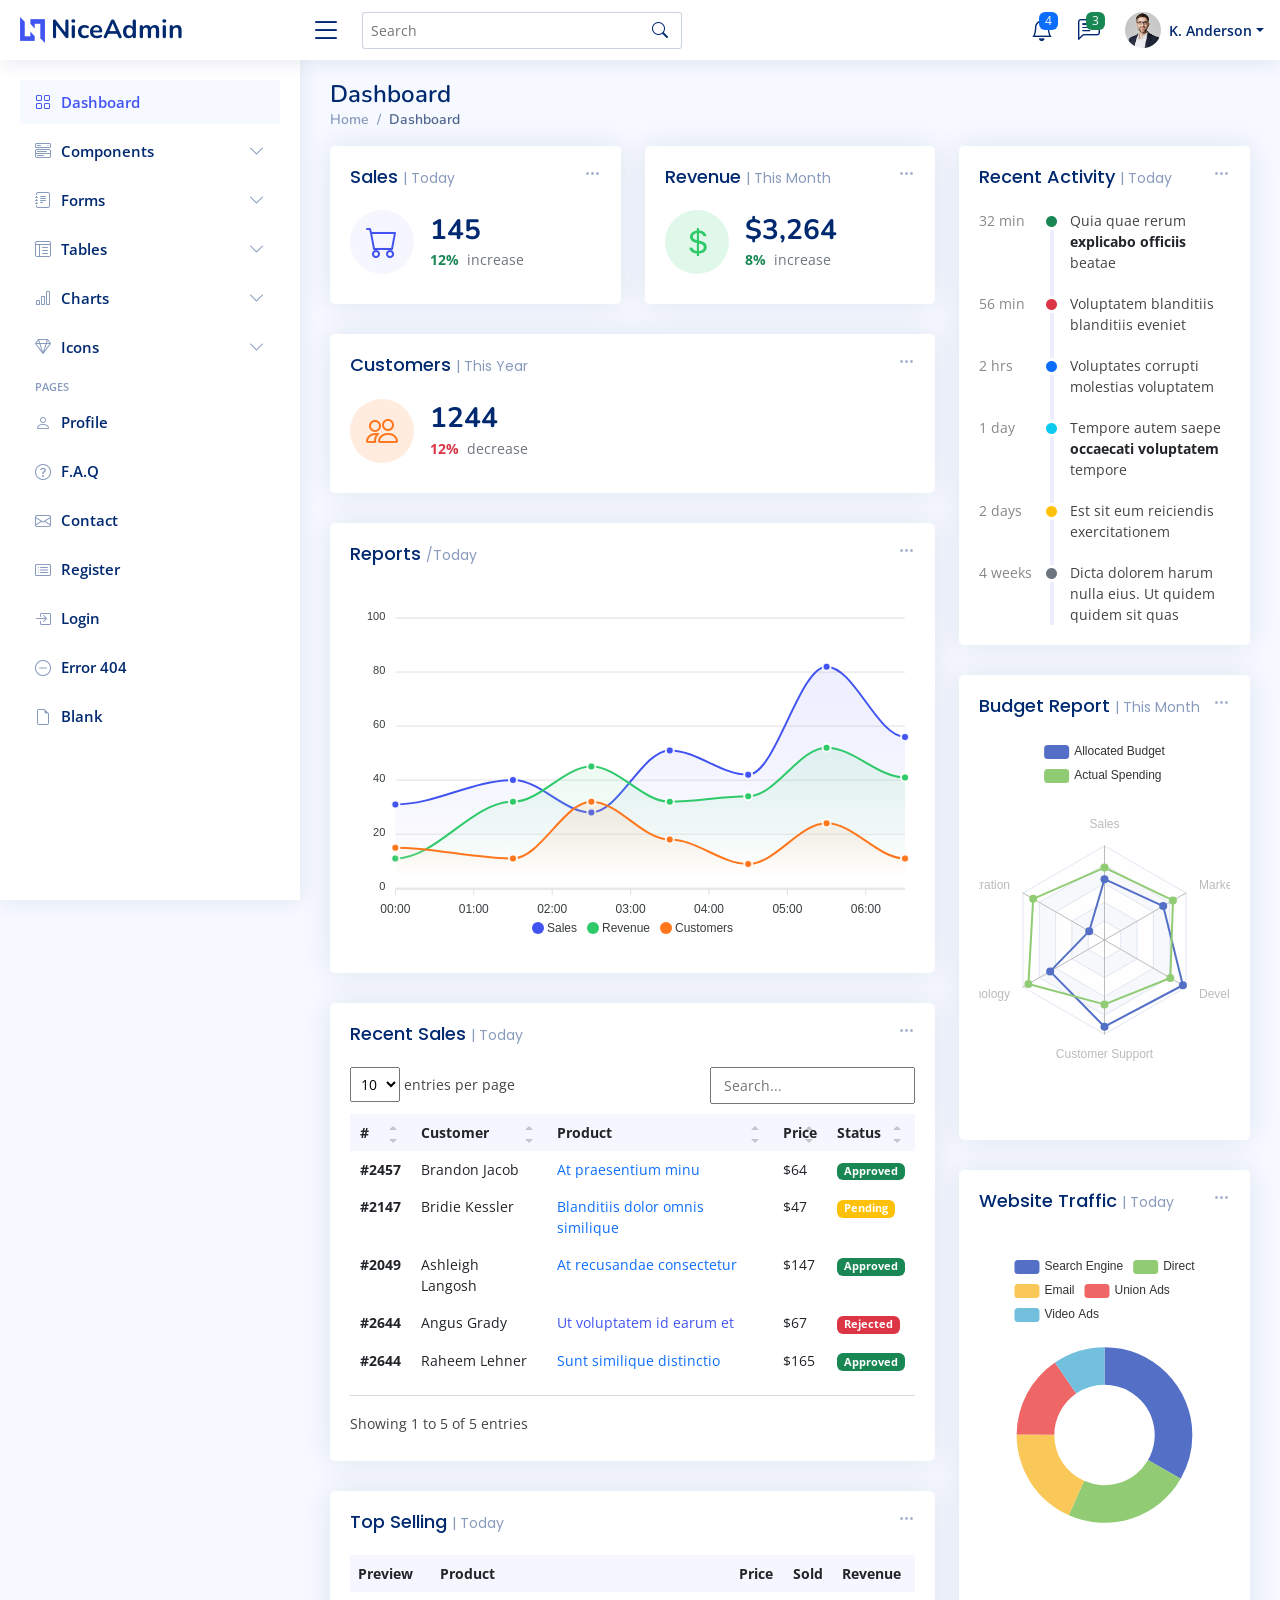
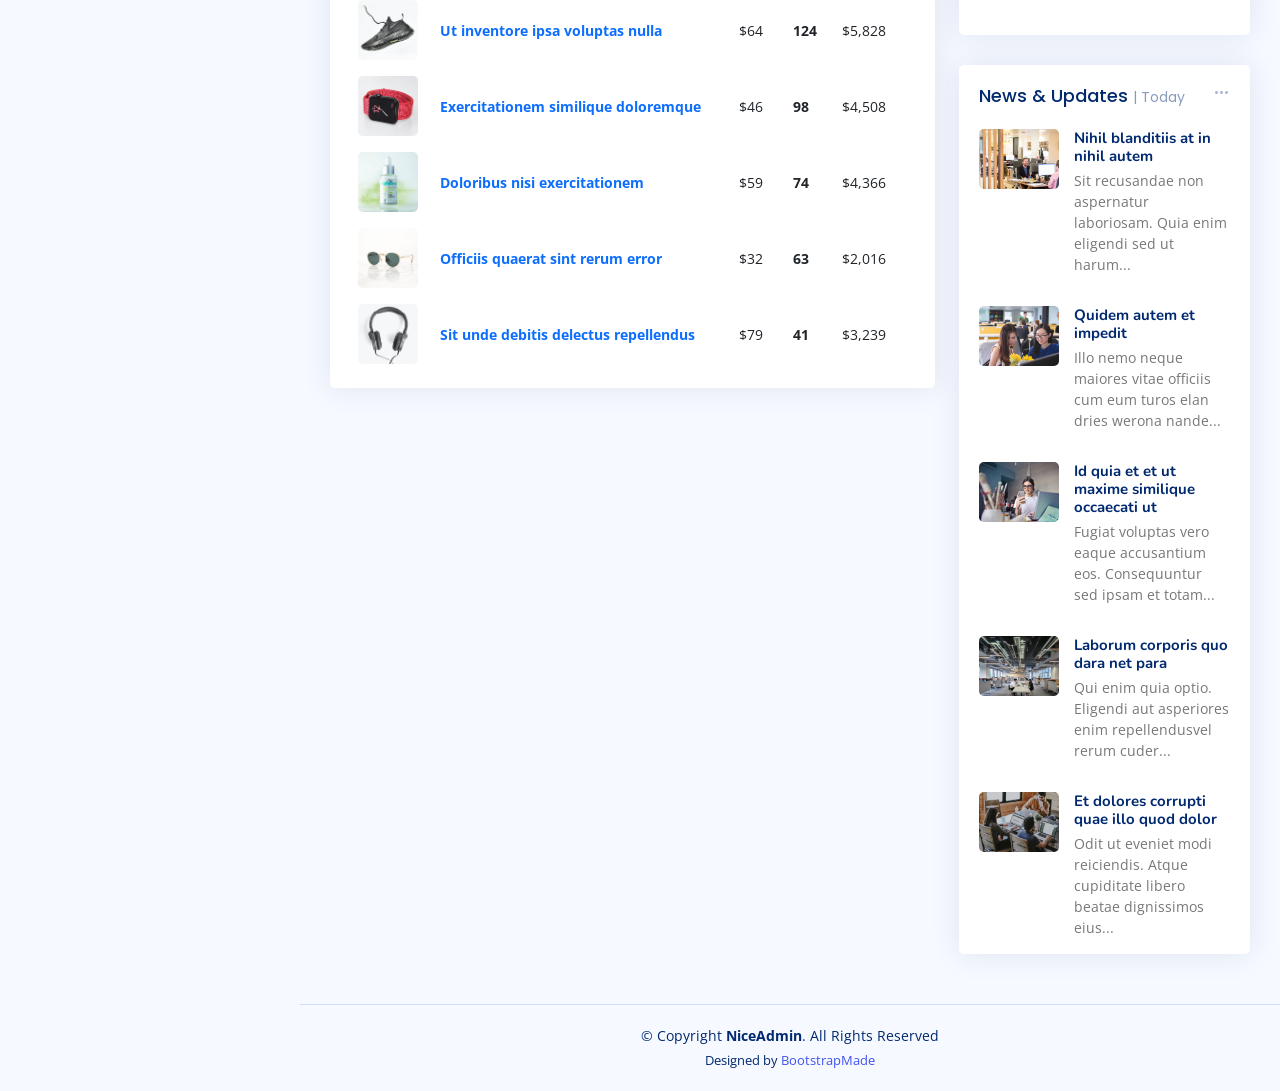
<file: assets/admin/index.html>
<!DOCTYPE html>
<html lang="en">

<head>
  <meta charset="utf-8">
  <meta content="width=device-width, initial-scale=1.0" name="viewport">

  <title>Dashboard - NiceAdmin Bootstrap Template</title>
  <meta content="" name="description">
  <meta content="" name="keywords">

  <!-- Favicons -->
  <link href="assets/img/favicon.png" rel="icon">
  <link href="assets/img/apple-touch-icon.png" rel="apple-touch-icon">

  <!-- Google Fonts -->
  <link href="https://fonts.gstatic.com" rel="preconnect">
  <link href="https://fonts.googleapis.com/css?family=Open+Sans:300,300i,400,400i,600,600i,700,700i|Nunito:300,300i,400,400i,600,600i,700,700i|Poppins:300,300i,400,400i,500,500i,600,600i,700,700i" rel="stylesheet">

  <!-- Vendor CSS Files -->
  <link href="assets/vendor/bootstrap/css/bootstrap.min.css" rel="stylesheet">
  <link href="assets/vendor/bootstrap-icons/bootstrap-icons.css" rel="stylesheet">
  <link href="assets/vendor/boxicons/css/boxicons.min.css" rel="stylesheet">
  <link href="assets/vendor/quill/quill.snow.css" rel="stylesheet">
  <link href="assets/vendor/quill/quill.bubble.css" rel="stylesheet">
  <link href="assets/vendor/remixicon/remixicon.css" rel="stylesheet">
  <link href="assets/vendor/simple-datatables/style.css" rel="stylesheet">

  <!-- Template Main CSS File -->
  <link href="assets/css/style.css" rel="stylesheet">

  <!-- =======================================================
  * Template Name: NiceAdmin - v2.5.0
  * Template URL: https://bootstrapmade.com/nice-admin-bootstrap-admin-html-template/
  * Author: BootstrapMade.com
  * License: https://bootstrapmade.com/license/
  ======================================================== -->
</head>

<body>

  <!-- ======= Header ======= -->
  <header id="header" class="header fixed-top d-flex align-items-center">

    <div class="d-flex align-items-center justify-content-between">
      <a href="index.html" class="logo d-flex align-items-center">
        <img src="assets/img/logo.png" alt="">
        <span class="d-none d-lg-block">NiceAdmin</span>
      </a>
      <i class="bi bi-list toggle-sidebar-btn"></i>
    </div><!-- End Logo -->

    <div class="search-bar">
      <form class="search-form d-flex align-items-center" method="POST" action="#">
        <input type="text" name="query" placeholder="Search" title="Enter search keyword">
        <button type="submit" title="Search"><i class="bi bi-search"></i></button>
      </form>
    </div><!-- End Search Bar -->

    <nav class="header-nav ms-auto">
      <ul class="d-flex align-items-center">

        <li class="nav-item d-block d-lg-none">
          <a class="nav-link nav-icon search-bar-toggle " href="#">
            <i class="bi bi-search"></i>
          </a>
        </li><!-- End Search Icon-->

        <li class="nav-item dropdown">

          <a class="nav-link nav-icon" href="#" data-bs-toggle="dropdown">
            <i class="bi bi-bell"></i>
            <span class="badge bg-primary badge-number">4</span>
          </a><!-- End Notification Icon -->

          <ul class="dropdown-menu dropdown-menu-end dropdown-menu-arrow notifications">
            <li class="dropdown-header">
              You have 4 new notifications
              <a href="#"><span class="badge rounded-pill bg-primary p-2 ms-2">View all</span></a>
            </li>
            <li>
              <hr class="dropdown-divider">
            </li>

            <li class="notification-item">
              <i class="bi bi-exclamation-circle text-warning"></i>
              <div>
                <h4>Lorem Ipsum</h4>
                <p>Quae dolorem earum veritatis oditseno</p>
                <p>30 min. ago</p>
              </div>
            </li>

            <li>
              <hr class="dropdown-divider">
            </li>

            <li class="notification-item">
              <i class="bi bi-x-circle text-danger"></i>
              <div>
                <h4>Atque rerum nesciunt</h4>
                <p>Quae dolorem earum veritatis oditseno</p>
                <p>1 hr. ago</p>
              </div>
            </li>

            <li>
              <hr class="dropdown-divider">
            </li>

            <li class="notification-item">
              <i class="bi bi-check-circle text-success"></i>
              <div>
                <h4>Sit rerum fuga</h4>
                <p>Quae dolorem earum veritatis oditseno</p>
                <p>2 hrs. ago</p>
              </div>
            </li>

            <li>
              <hr class="dropdown-divider">
            </li>

            <li class="notification-item">
              <i class="bi bi-info-circle text-primary"></i>
              <div>
                <h4>Dicta reprehenderit</h4>
                <p>Quae dolorem earum veritatis oditseno</p>
                <p>4 hrs. ago</p>
              </div>
            </li>

            <li>
              <hr class="dropdown-divider">
            </li>
            <li class="dropdown-footer">
              <a href="#">Show all notifications</a>
            </li>

          </ul><!-- End Notification Dropdown Items -->

        </li><!-- End Notification Nav -->

        <li class="nav-item dropdown">

          <a class="nav-link nav-icon" href="#" data-bs-toggle="dropdown">
            <i class="bi bi-chat-left-text"></i>
            <span class="badge bg-success badge-number">3</span>
          </a><!-- End Messages Icon -->

          <ul class="dropdown-menu dropdown-menu-end dropdown-menu-arrow messages">
            <li class="dropdown-header">
              You have 3 new messages
              <a href="#"><span class="badge rounded-pill bg-primary p-2 ms-2">View all</span></a>
            </li>
            <li>
              <hr class="dropdown-divider">
            </li>

            <li class="message-item">
              <a href="#">
                <img src="assets/img/messages-1.jpg" alt="" class="rounded-circle">
                <div>
                  <h4>Maria Hudson</h4>
                  <p>Velit asperiores et ducimus soluta repudiandae labore officia est ut...</p>
                  <p>4 hrs. ago</p>
                </div>
              </a>
            </li>
            <li>
              <hr class="dropdown-divider">
            </li>

            <li class="message-item">
              <a href="#">
                <img src="assets/img/messages-2.jpg" alt="" class="rounded-circle">
                <div>
                  <h4>Anna Nelson</h4>
                  <p>Velit asperiores et ducimus soluta repudiandae labore officia est ut...</p>
                  <p>6 hrs. ago</p>
                </div>
              </a>
            </li>
            <li>
              <hr class="dropdown-divider">
            </li>

            <li class="message-item">
              <a href="#">
                <img src="assets/img/messages-3.jpg" alt="" class="rounded-circle">
                <div>
                  <h4>David Muldon</h4>
                  <p>Velit asperiores et ducimus soluta repudiandae labore officia est ut...</p>
                  <p>8 hrs. ago</p>
                </div>
              </a>
            </li>
            <li>
              <hr class="dropdown-divider">
            </li>

            <li class="dropdown-footer">
              <a href="#">Show all messages</a>
            </li>

          </ul><!-- End Messages Dropdown Items -->

        </li><!-- End Messages Nav -->

        <li class="nav-item dropdown pe-3">

          <a class="nav-link nav-profile d-flex align-items-center pe-0" href="#" data-bs-toggle="dropdown">
            <img src="assets/img/profile-img.jpg" alt="Profile" class="rounded-circle">
            <span class="d-none d-md-block dropdown-toggle ps-2">K. Anderson</span>
          </a><!-- End Profile Iamge Icon -->

          <ul class="dropdown-menu dropdown-menu-end dropdown-menu-arrow profile">
            <li class="dropdown-header">
              <h6>Kevin Anderson</h6>
              <span>Web Designer</span>
            </li>
            <li>
              <hr class="dropdown-divider">
            </li>

            <li>
              <a class="dropdown-item d-flex align-items-center" href="users-profile.html">
                <i class="bi bi-person"></i>
                <span>My Profile</span>
              </a>
            </li>
            <li>
              <hr class="dropdown-divider">
            </li>

            <li>
              <a class="dropdown-item d-flex align-items-center" href="users-profile.html">
                <i class="bi bi-gear"></i>
                <span>Account Settings</span>
              </a>
            </li>
            <li>
              <hr class="dropdown-divider">
            </li>

            <li>
              <a class="dropdown-item d-flex align-items-center" href="pages-faq.html">
                <i class="bi bi-question-circle"></i>
                <span>Need Help?</span>
              </a>
            </li>
            <li>
              <hr class="dropdown-divider">
            </li>

            <li>
              <a class="dropdown-item d-flex align-items-center" href="#">
                <i class="bi bi-box-arrow-right"></i>
                <span>Sign Out</span>
              </a>
            </li>

          </ul><!-- End Profile Dropdown Items -->
        </li><!-- End Profile Nav -->

      </ul>
    </nav><!-- End Icons Navigation -->

  </header><!-- End Header -->

  <!-- ======= Sidebar ======= -->
  <aside id="sidebar" class="sidebar">

    <ul class="sidebar-nav" id="sidebar-nav">

      <li class="nav-item">
        <a class="nav-link " href="index.html">
          <i class="bi bi-grid"></i>
          <span>Dashboard</span>
        </a>
      </li><!-- End Dashboard Nav -->

      <li class="nav-item">
        <a class="nav-link collapsed" data-bs-target="#components-nav" data-bs-toggle="collapse" href="#">
          <i class="bi bi-menu-button-wide"></i><span>Components</span><i class="bi bi-chevron-down ms-auto"></i>
        </a>
        <ul id="components-nav" class="nav-content collapse " data-bs-parent="#sidebar-nav">
          <li>
            <a href="components-alerts.html">
              <i class="bi bi-circle"></i><span>Alerts</span>
            </a>
          </li>
          <li>
            <a href="components-accordion.html">
              <i class="bi bi-circle"></i><span>Accordion</span>
            </a>
          </li>
          <li>
            <a href="components-badges.html">
              <i class="bi bi-circle"></i><span>Badges</span>
            </a>
          </li>
          <li>
            <a href="components-breadcrumbs.html">
              <i class="bi bi-circle"></i><span>Breadcrumbs</span>
            </a>
          </li>
          <li>
            <a href="components-buttons.html">
              <i class="bi bi-circle"></i><span>Buttons</span>
            </a>
          </li>
          <li>
            <a href="components-cards.html">
              <i class="bi bi-circle"></i><span>Cards</span>
            </a>
          </li>
          <li>
            <a href="components-carousel.html">
              <i class="bi bi-circle"></i><span>Carousel</span>
            </a>
          </li>
          <li>
            <a href="components-list-group.html">
              <i class="bi bi-circle"></i><span>List group</span>
            </a>
          </li>
          <li>
            <a href="components-modal.html">
              <i class="bi bi-circle"></i><span>Modal</span>
            </a>
          </li>
          <li>
            <a href="components-tabs.html">
              <i class="bi bi-circle"></i><span>Tabs</span>
            </a>
          </li>
          <li>
            <a href="components-pagination.html">
              <i class="bi bi-circle"></i><span>Pagination</span>
            </a>
          </li>
          <li>
            <a href="components-progress.html">
              <i class="bi bi-circle"></i><span>Progress</span>
            </a>
          </li>
          <li>
            <a href="components-spinners.html">
              <i class="bi bi-circle"></i><span>Spinners</span>
            </a>
          </li>
          <li>
            <a href="components-tooltips.html">
              <i class="bi bi-circle"></i><span>Tooltips</span>
            </a>
          </li>
        </ul>
      </li><!-- End Components Nav -->

      <li class="nav-item">
        <a class="nav-link collapsed" data-bs-target="#forms-nav" data-bs-toggle="collapse" href="#">
          <i class="bi bi-journal-text"></i><span>Forms</span><i class="bi bi-chevron-down ms-auto"></i>
        </a>
        <ul id="forms-nav" class="nav-content collapse " data-bs-parent="#sidebar-nav">
          <li>
            <a href="forms-elements.html">
              <i class="bi bi-circle"></i><span>Form Elements</span>
            </a>
          </li>
          <li>
            <a href="forms-layouts.html">
              <i class="bi bi-circle"></i><span>Form Layouts</span>
            </a>
          </li>
          <li>
            <a href="forms-editors.html">
              <i class="bi bi-circle"></i><span>Form Editors</span>
            </a>
          </li>
          <li>
            <a href="forms-validation.html">
              <i class="bi bi-circle"></i><span>Form Validation</span>
            </a>
          </li>
        </ul>
      </li><!-- End Forms Nav -->

      <li class="nav-item">
        <a class="nav-link collapsed" data-bs-target="#tables-nav" data-bs-toggle="collapse" href="#">
          <i class="bi bi-layout-text-window-reverse"></i><span>Tables</span><i class="bi bi-chevron-down ms-auto"></i>
        </a>
        <ul id="tables-nav" class="nav-content collapse " data-bs-parent="#sidebar-nav">
          <li>
            <a href="tables-general.html">
              <i class="bi bi-circle"></i><span>General Tables</span>
            </a>
          </li>
          <li>
            <a href="tables-data.html">
              <i class="bi bi-circle"></i><span>Data Tables</span>
            </a>
          </li>
        </ul>
      </li><!-- End Tables Nav -->

      <li class="nav-item">
        <a class="nav-link collapsed" data-bs-target="#charts-nav" data-bs-toggle="collapse" href="#">
          <i class="bi bi-bar-chart"></i><span>Charts</span><i class="bi bi-chevron-down ms-auto"></i>
        </a>
        <ul id="charts-nav" class="nav-content collapse " data-bs-parent="#sidebar-nav">
          <li>
            <a href="charts-chartjs.html">
              <i class="bi bi-circle"></i><span>Chart.js</span>
            </a>
          </li>
          <li>
            <a href="charts-apexcharts.html">
              <i class="bi bi-circle"></i><span>ApexCharts</span>
            </a>
          </li>
          <li>
            <a href="charts-echarts.html">
              <i class="bi bi-circle"></i><span>ECharts</span>
            </a>
          </li>
        </ul>
      </li><!-- End Charts Nav -->

      <li class="nav-item">
        <a class="nav-link collapsed" data-bs-target="#icons-nav" data-bs-toggle="collapse" href="#">
          <i class="bi bi-gem"></i><span>Icons</span><i class="bi bi-chevron-down ms-auto"></i>
        </a>
        <ul id="icons-nav" class="nav-content collapse " data-bs-parent="#sidebar-nav">
          <li>
            <a href="icons-bootstrap.html">
              <i class="bi bi-circle"></i><span>Bootstrap Icons</span>
            </a>
          </li>
          <li>
            <a href="icons-remix.html">
              <i class="bi bi-circle"></i><span>Remix Icons</span>
            </a>
          </li>
          <li>
            <a href="icons-boxicons.html">
              <i class="bi bi-circle"></i><span>Boxicons</span>
            </a>
          </li>
        </ul>
      </li><!-- End Icons Nav -->

      <li class="nav-heading">Pages</li>

      <li class="nav-item">
        <a class="nav-link collapsed" href="users-profile.html">
          <i class="bi bi-person"></i>
          <span>Profile</span>
        </a>
      </li><!-- End Profile Page Nav -->

      <li class="nav-item">
        <a class="nav-link collapsed" href="pages-faq.html">
          <i class="bi bi-question-circle"></i>
          <span>F.A.Q</span>
        </a>
      </li><!-- End F.A.Q Page Nav -->

      <li class="nav-item">
        <a class="nav-link collapsed" href="pages-contact.html">
          <i class="bi bi-envelope"></i>
          <span>Contact</span>
        </a>
      </li><!-- End Contact Page Nav -->

      <li class="nav-item">
        <a class="nav-link collapsed" href="pages-register.html">
          <i class="bi bi-card-list"></i>
          <span>Register</span>
        </a>
      </li><!-- End Register Page Nav -->

      <li class="nav-item">
        <a class="nav-link collapsed" href="pages-login.html">
          <i class="bi bi-box-arrow-in-right"></i>
          <span>Login</span>
        </a>
      </li><!-- End Login Page Nav -->

      <li class="nav-item">
        <a class="nav-link collapsed" href="pages-error-404.html">
          <i class="bi bi-dash-circle"></i>
          <span>Error 404</span>
        </a>
      </li><!-- End Error 404 Page Nav -->

      <li class="nav-item">
        <a class="nav-link collapsed" href="pages-blank.html">
          <i class="bi bi-file-earmark"></i>
          <span>Blank</span>
        </a>
      </li><!-- End Blank Page Nav -->

    </ul>

  </aside><!-- End Sidebar-->

  <main id="main" class="main">

    <div class="pagetitle">
      <h1>Dashboard</h1>
      <nav>
        <ol class="breadcrumb">
          <li class="breadcrumb-item"><a href="index.html">Home</a></li>
          <li class="breadcrumb-item active">Dashboard</li>
        </ol>
      </nav>
    </div><!-- End Page Title -->

    <section class="section dashboard">
      <div class="row">

        <!-- Left side columns -->
        <div class="col-lg-8">
          <div class="row">

            <!-- Sales Card -->
            <div class="col-xxl-4 col-md-6">
              <div class="card info-card sales-card">

                <div class="filter">
                  <a class="icon" href="#" data-bs-toggle="dropdown"><i class="bi bi-three-dots"></i></a>
                  <ul class="dropdown-menu dropdown-menu-end dropdown-menu-arrow">
                    <li class="dropdown-header text-start">
                      <h6>Filter</h6>
                    </li>

                    <li><a class="dropdown-item" href="#">Today</a></li>
                    <li><a class="dropdown-item" href="#">This Month</a></li>
                    <li><a class="dropdown-item" href="#">This Year</a></li>
                  </ul>
                </div>

                <div class="card-body">
                  <h5 class="card-title">Sales <span>| Today</span></h5>

                  <div class="d-flex align-items-center">
                    <div class="card-icon rounded-circle d-flex align-items-center justify-content-center">
                      <i class="bi bi-cart"></i>
                    </div>
                    <div class="ps-3">
                      <h6>145</h6>
                      <span class="text-success small pt-1 fw-bold">12%</span> <span class="text-muted small pt-2 ps-1">increase</span>

                    </div>
                  </div>
                </div>

              </div>
            </div><!-- End Sales Card -->

            <!-- Revenue Card -->
            <div class="col-xxl-4 col-md-6">
              <div class="card info-card revenue-card">

                <div class="filter">
                  <a class="icon" href="#" data-bs-toggle="dropdown"><i class="bi bi-three-dots"></i></a>
                  <ul class="dropdown-menu dropdown-menu-end dropdown-menu-arrow">
                    <li class="dropdown-header text-start">
                      <h6>Filter</h6>
                    </li>

                    <li><a class="dropdown-item" href="#">Today</a></li>
                    <li><a class="dropdown-item" href="#">This Month</a></li>
                    <li><a class="dropdown-item" href="#">This Year</a></li>
                  </ul>
                </div>

                <div class="card-body">
                  <h5 class="card-title">Revenue <span>| This Month</span></h5>

                  <div class="d-flex align-items-center">
                    <div class="card-icon rounded-circle d-flex align-items-center justify-content-center">
                      <i class="bi bi-currency-dollar"></i>
                    </div>
                    <div class="ps-3">
                      <h6>$3,264</h6>
                      <span class="text-success small pt-1 fw-bold">8%</span> <span class="text-muted small pt-2 ps-1">increase</span>

                    </div>
                  </div>
                </div>

              </div>
            </div><!-- End Revenue Card -->

            <!-- Customers Card -->
            <div class="col-xxl-4 col-xl-12">

              <div class="card info-card customers-card">

                <div class="filter">
                  <a class="icon" href="#" data-bs-toggle="dropdown"><i class="bi bi-three-dots"></i></a>
                  <ul class="dropdown-menu dropdown-menu-end dropdown-menu-arrow">
                    <li class="dropdown-header text-start">
                      <h6>Filter</h6>
                    </li>

                    <li><a class="dropdown-item" href="#">Today</a></li>
                    <li><a class="dropdown-item" href="#">This Month</a></li>
                    <li><a class="dropdown-item" href="#">This Year</a></li>
                  </ul>
                </div>

                <div class="card-body">
                  <h5 class="card-title">Customers <span>| This Year</span></h5>

                  <div class="d-flex align-items-center">
                    <div class="card-icon rounded-circle d-flex align-items-center justify-content-center">
                      <i class="bi bi-people"></i>
                    </div>
                    <div class="ps-3">
                      <h6>1244</h6>
                      <span class="text-danger small pt-1 fw-bold">12%</span> <span class="text-muted small pt-2 ps-1">decrease</span>

                    </div>
                  </div>

                </div>
              </div>

            </div><!-- End Customers Card -->

            <!-- Reports -->
            <div class="col-12">
              <div class="card">

                <div class="filter">
                  <a class="icon" href="#" data-bs-toggle="dropdown"><i class="bi bi-three-dots"></i></a>
                  <ul class="dropdown-menu dropdown-menu-end dropdown-menu-arrow">
                    <li class="dropdown-header text-start">
                      <h6>Filter</h6>
                    </li>

                    <li><a class="dropdown-item" href="#">Today</a></li>
                    <li><a class="dropdown-item" href="#">This Month</a></li>
                    <li><a class="dropdown-item" href="#">This Year</a></li>
                  </ul>
                </div>

                <div class="card-body">
                  <h5 class="card-title">Reports <span>/Today</span></h5>

                  <!-- Line Chart -->
                  <div id="reportsChart"></div>

                  <script>
                    document.addEventListener("DOMContentLoaded", () => {
                      new ApexCharts(document.querySelector("#reportsChart"), {
                        series: [{
                          name: 'Sales',
                          data: [31, 40, 28, 51, 42, 82, 56],
                        }, {
                          name: 'Revenue',
                          data: [11, 32, 45, 32, 34, 52, 41]
                        }, {
                          name: 'Customers',
                          data: [15, 11, 32, 18, 9, 24, 11]
                        }],
                        chart: {
                          height: 350,
                          type: 'area',
                          toolbar: {
                            show: false
                          },
                        },
                        markers: {
                          size: 4
                        },
                        colors: ['#4154f1', '#2eca6a', '#ff771d'],
                        fill: {
                          type: "gradient",
                          gradient: {
                            shadeIntensity: 1,
                            opacityFrom: 0.3,
                            opacityTo: 0.4,
                            stops: [0, 90, 100]
                          }
                        },
                        dataLabels: {
                          enabled: false
                        },
                        stroke: {
                          curve: 'smooth',
                          width: 2
                        },
                        xaxis: {
                          type: 'datetime',
                          categories: ["2018-09-19T00:00:00.000Z", "2018-09-19T01:30:00.000Z", "2018-09-19T02:30:00.000Z", "2018-09-19T03:30:00.000Z", "2018-09-19T04:30:00.000Z", "2018-09-19T05:30:00.000Z", "2018-09-19T06:30:00.000Z"]
                        },
                        tooltip: {
                          x: {
                            format: 'dd/MM/yy HH:mm'
                          },
                        }
                      }).render();
                    });
                  </script>
                  <!-- End Line Chart -->

                </div>

              </div>
            </div><!-- End Reports -->

            <!-- Recent Sales -->
            <div class="col-12">
              <div class="card recent-sales overflow-auto">

                <div class="filter">
                  <a class="icon" href="#" data-bs-toggle="dropdown"><i class="bi bi-three-dots"></i></a>
                  <ul class="dropdown-menu dropdown-menu-end dropdown-menu-arrow">
                    <li class="dropdown-header text-start">
                      <h6>Filter</h6>
                    </li>

                    <li><a class="dropdown-item" href="#">Today</a></li>
                    <li><a class="dropdown-item" href="#">This Month</a></li>
                    <li><a class="dropdown-item" href="#">This Year</a></li>
                  </ul>
                </div>

                <div class="card-body">
                  <h5 class="card-title">Recent Sales <span>| Today</span></h5>

                  <table class="table table-borderless datatable">
                    <thead>
                      <tr>
                        <th scope="col">#</th>
                        <th scope="col">Customer</th>
                        <th scope="col">Product</th>
                        <th scope="col">Price</th>
                        <th scope="col">Status</th>
                      </tr>
                    </thead>
                    <tbody>
                      <tr>
                        <th scope="row"><a href="#">#2457</a></th>
                        <td>Brandon Jacob</td>
                        <td><a href="#" class="text-primary">At praesentium minu</a></td>
                        <td>$64</td>
                        <td><span class="badge bg-success">Approved</span></td>
                      </tr>
                      <tr>
                        <th scope="row"><a href="#">#2147</a></th>
                        <td>Bridie Kessler</td>
                        <td><a href="#" class="text-primary">Blanditiis dolor omnis similique</a></td>
                        <td>$47</td>
                        <td><span class="badge bg-warning">Pending</span></td>
                      </tr>
                      <tr>
                        <th scope="row"><a href="#">#2049</a></th>
                        <td>Ashleigh Langosh</td>
                        <td><a href="#" class="text-primary">At recusandae consectetur</a></td>
                        <td>$147</td>
                        <td><span class="badge bg-success">Approved</span></td>
                      </tr>
                      <tr>
                        <th scope="row"><a href="#">#2644</a></th>
                        <td>Angus Grady</td>
                        <td><a href="#" class="text-primar">Ut voluptatem id earum et</a></td>
                        <td>$67</td>
                        <td><span class="badge bg-danger">Rejected</span></td>
                      </tr>
                      <tr>
                        <th scope="row"><a href="#">#2644</a></th>
                        <td>Raheem Lehner</td>
                        <td><a href="#" class="text-primary">Sunt similique distinctio</a></td>
                        <td>$165</td>
                        <td><span class="badge bg-success">Approved</span></td>
                      </tr>
                    </tbody>
                  </table>

                </div>

              </div>
            </div><!-- End Recent Sales -->

            <!-- Top Selling -->
            <div class="col-12">
              <div class="card top-selling overflow-auto">

                <div class="filter">
                  <a class="icon" href="#" data-bs-toggle="dropdown"><i class="bi bi-three-dots"></i></a>
                  <ul class="dropdown-menu dropdown-menu-end dropdown-menu-arrow">
                    <li class="dropdown-header text-start">
                      <h6>Filter</h6>
                    </li>

                    <li><a class="dropdown-item" href="#">Today</a></li>
                    <li><a class="dropdown-item" href="#">This Month</a></li>
                    <li><a class="dropdown-item" href="#">This Year</a></li>
                  </ul>
                </div>

                <div class="card-body pb-0">
                  <h5 class="card-title">Top Selling <span>| Today</span></h5>

                  <table class="table table-borderless">
                    <thead>
                      <tr>
                        <th scope="col">Preview</th>
                        <th scope="col">Product</th>
                        <th scope="col">Price</th>
                        <th scope="col">Sold</th>
                        <th scope="col">Revenue</th>
                      </tr>
                    </thead>
                    <tbody>
                      <tr>
                        <th scope="row"><a href="#"><img src="assets/img/product-1.jpg" alt=""></a></th>
                        <td><a href="#" class="text-primary fw-bold">Ut inventore ipsa voluptas nulla</a></td>
                        <td>$64</td>
                        <td class="fw-bold">124</td>
                        <td>$5,828</td>
                      </tr>
                      <tr>
                        <th scope="row"><a href="#"><img src="assets/img/product-2.jpg" alt=""></a></th>
                        <td><a href="#" class="text-primary fw-bold">Exercitationem similique doloremque</a></td>
                        <td>$46</td>
                        <td class="fw-bold">98</td>
                        <td>$4,508</td>
                      </tr>
                      <tr>
                        <th scope="row"><a href="#"><img src="assets/img/product-3.jpg" alt=""></a></th>
                        <td><a href="#" class="text-primary fw-bold">Doloribus nisi exercitationem</a></td>
                        <td>$59</td>
                        <td class="fw-bold">74</td>
                        <td>$4,366</td>
                      </tr>
                      <tr>
                        <th scope="row"><a href="#"><img src="assets/img/product-4.jpg" alt=""></a></th>
                        <td><a href="#" class="text-primary fw-bold">Officiis quaerat sint rerum error</a></td>
                        <td>$32</td>
                        <td class="fw-bold">63</td>
                        <td>$2,016</td>
                      </tr>
                      <tr>
                        <th scope="row"><a href="#"><img src="assets/img/product-5.jpg" alt=""></a></th>
                        <td><a href="#" class="text-primary fw-bold">Sit unde debitis delectus repellendus</a></td>
                        <td>$79</td>
                        <td class="fw-bold">41</td>
                        <td>$3,239</td>
                      </tr>
                    </tbody>
                  </table>

                </div>

              </div>
            </div><!-- End Top Selling -->

          </div>
        </div><!-- End Left side columns -->

        <!-- Right side columns -->
        <div class="col-lg-4">

          <!-- Recent Activity -->
          <div class="card">
            <div class="filter">
              <a class="icon" href="#" data-bs-toggle="dropdown"><i class="bi bi-three-dots"></i></a>
              <ul class="dropdown-menu dropdown-menu-end dropdown-menu-arrow">
                <li class="dropdown-header text-start">
                  <h6>Filter</h6>
                </li>

                <li><a class="dropdown-item" href="#">Today</a></li>
                <li><a class="dropdown-item" href="#">This Month</a></li>
                <li><a class="dropdown-item" href="#">This Year</a></li>
              </ul>
            </div>

            <div class="card-body">
              <h5 class="card-title">Recent Activity <span>| Today</span></h5>

              <div class="activity">

                <div class="activity-item d-flex">
                  <div class="activite-label">32 min</div>
                  <i class='bi bi-circle-fill activity-badge text-success align-self-start'></i>
                  <div class="activity-content">
                    Quia quae rerum <a href="#" class="fw-bold text-dark">explicabo officiis</a> beatae
                  </div>
                </div><!-- End activity item-->

                <div class="activity-item d-flex">
                  <div class="activite-label">56 min</div>
                  <i class='bi bi-circle-fill activity-badge text-danger align-self-start'></i>
                  <div class="activity-content">
                    Voluptatem blanditiis blanditiis eveniet
                  </div>
                </div><!-- End activity item-->

                <div class="activity-item d-flex">
                  <div class="activite-label">2 hrs</div>
                  <i class='bi bi-circle-fill activity-badge text-primary align-self-start'></i>
                  <div class="activity-content">
                    Voluptates corrupti molestias voluptatem
                  </div>
                </div><!-- End activity item-->

                <div class="activity-item d-flex">
                  <div class="activite-label">1 day</div>
                  <i class='bi bi-circle-fill activity-badge text-info align-self-start'></i>
                  <div class="activity-content">
                    Tempore autem saepe <a href="#" class="fw-bold text-dark">occaecati voluptatem</a> tempore
                  </div>
                </div><!-- End activity item-->

                <div class="activity-item d-flex">
                  <div class="activite-label">2 days</div>
                  <i class='bi bi-circle-fill activity-badge text-warning align-self-start'></i>
                  <div class="activity-content">
                    Est sit eum reiciendis exercitationem
                  </div>
                </div><!-- End activity item-->

                <div class="activity-item d-flex">
                  <div class="activite-label">4 weeks</div>
                  <i class='bi bi-circle-fill activity-badge text-muted align-self-start'></i>
                  <div class="activity-content">
                    Dicta dolorem harum nulla eius. Ut quidem quidem sit quas
                  </div>
                </div><!-- End activity item-->

              </div>

            </div>
          </div><!-- End Recent Activity -->

          <!-- Budget Report -->
          <div class="card">
            <div class="filter">
              <a class="icon" href="#" data-bs-toggle="dropdown"><i class="bi bi-three-dots"></i></a>
              <ul class="dropdown-menu dropdown-menu-end dropdown-menu-arrow">
                <li class="dropdown-header text-start">
                  <h6>Filter</h6>
                </li>

                <li><a class="dropdown-item" href="#">Today</a></li>
                <li><a class="dropdown-item" href="#">This Month</a></li>
                <li><a class="dropdown-item" href="#">This Year</a></li>
              </ul>
            </div>

            <div class="card-body pb-0">
              <h5 class="card-title">Budget Report <span>| This Month</span></h5>

              <div id="budgetChart" style="min-height: 400px;" class="echart"></div>

              <script>
                document.addEventListener("DOMContentLoaded", () => {
                  var budgetChart = echarts.init(document.querySelector("#budgetChart")).setOption({
                    legend: {
                      data: ['Allocated Budget', 'Actual Spending']
                    },
                    radar: {
                      // shape: 'circle',
                      indicator: [{
                          name: 'Sales',
                          max: 6500
                        },
                        {
                          name: 'Administration',
                          max: 16000
                        },
                        {
                          name: 'Information Technology',
                          max: 30000
                        },
                        {
                          name: 'Customer Support',
                          max: 38000
                        },
                        {
                          name: 'Development',
                          max: 52000
                        },
                        {
                          name: 'Marketing',
                          max: 25000
                        }
                      ]
                    },
                    series: [{
                      name: 'Budget vs spending',
                      type: 'radar',
                      data: [{
                          value: [4200, 3000, 20000, 35000, 50000, 18000],
                          name: 'Allocated Budget'
                        },
                        {
                          value: [5000, 14000, 28000, 26000, 42000, 21000],
                          name: 'Actual Spending'
                        }
                      ]
                    }]
                  });
                });
              </script>

            </div>
          </div><!-- End Budget Report -->

          <!-- Website Traffic -->
          <div class="card">
            <div class="filter">
              <a class="icon" href="#" data-bs-toggle="dropdown"><i class="bi bi-three-dots"></i></a>
              <ul class="dropdown-menu dropdown-menu-end dropdown-menu-arrow">
                <li class="dropdown-header text-start">
                  <h6>Filter</h6>
                </li>

                <li><a class="dropdown-item" href="#">Today</a></li>
                <li><a class="dropdown-item" href="#">This Month</a></li>
                <li><a class="dropdown-item" href="#">This Year</a></li>
              </ul>
            </div>

            <div class="card-body pb-0">
              <h5 class="card-title">Website Traffic <span>| Today</span></h5>

              <div id="trafficChart" style="min-height: 400px;" class="echart"></div>

              <script>
                document.addEventListener("DOMContentLoaded", () => {
                  echarts.init(document.querySelector("#trafficChart")).setOption({
                    tooltip: {
                      trigger: 'item'
                    },
                    legend: {
                      top: '5%',
                      left: 'center'
                    },
                    series: [{
                      name: 'Access From',
                      type: 'pie',
                      radius: ['40%', '70%'],
                      avoidLabelOverlap: false,
                      label: {
                        show: false,
                        position: 'center'
                      },
                      emphasis: {
                        label: {
                          show: true,
                          fontSize: '18',
                          fontWeight: 'bold'
                        }
                      },
                      labelLine: {
                        show: false
                      },
                      data: [{
                          value: 1048,
                          name: 'Search Engine'
                        },
                        {
                          value: 735,
                          name: 'Direct'
                        },
                        {
                          value: 580,
                          name: 'Email'
                        },
                        {
                          value: 484,
                          name: 'Union Ads'
                        },
                        {
                          value: 300,
                          name: 'Video Ads'
                        }
                      ]
                    }]
                  });
                });
              </script>

            </div>
          </div><!-- End Website Traffic -->

          <!-- News & Updates Traffic -->
          <div class="card">
            <div class="filter">
              <a class="icon" href="#" data-bs-toggle="dropdown"><i class="bi bi-three-dots"></i></a>
              <ul class="dropdown-menu dropdown-menu-end dropdown-menu-arrow">
                <li class="dropdown-header text-start">
                  <h6>Filter</h6>
                </li>

                <li><a class="dropdown-item" href="#">Today</a></li>
                <li><a class="dropdown-item" href="#">This Month</a></li>
                <li><a class="dropdown-item" href="#">This Year</a></li>
              </ul>
            </div>

            <div class="card-body pb-0">
              <h5 class="card-title">News &amp; Updates <span>| Today</span></h5>

              <div class="news">
                <div class="post-item clearfix">
                  <img src="assets/img/news-1.jpg" alt="">
                  <h4><a href="#">Nihil blanditiis at in nihil autem</a></h4>
                  <p>Sit recusandae non aspernatur laboriosam. Quia enim eligendi sed ut harum...</p>
                </div>

                <div class="post-item clearfix">
                  <img src="assets/img/news-2.jpg" alt="">
                  <h4><a href="#">Quidem autem et impedit</a></h4>
                  <p>Illo nemo neque maiores vitae officiis cum eum turos elan dries werona nande...</p>
                </div>

                <div class="post-item clearfix">
                  <img src="assets/img/news-3.jpg" alt="">
                  <h4><a href="#">Id quia et et ut maxime similique occaecati ut</a></h4>
                  <p>Fugiat voluptas vero eaque accusantium eos. Consequuntur sed ipsam et totam...</p>
                </div>

                <div class="post-item clearfix">
                  <img src="assets/img/news-4.jpg" alt="">
                  <h4><a href="#">Laborum corporis quo dara net para</a></h4>
                  <p>Qui enim quia optio. Eligendi aut asperiores enim repellendusvel rerum cuder...</p>
                </div>

                <div class="post-item clearfix">
                  <img src="assets/img/news-5.jpg" alt="">
                  <h4><a href="#">Et dolores corrupti quae illo quod dolor</a></h4>
                  <p>Odit ut eveniet modi reiciendis. Atque cupiditate libero beatae dignissimos eius...</p>
                </div>

              </div><!-- End sidebar recent posts-->

            </div>
          </div><!-- End News & Updates -->

        </div><!-- End Right side columns -->

      </div>
    </section>

  </main><!-- End #main -->

  <!-- ======= Footer ======= -->
  <footer id="footer" class="footer">
    <div class="copyright">
      &copy; Copyright <strong><span>NiceAdmin</span></strong>. All Rights Reserved
    </div>
    <div class="credits">
      <!-- All the links in the footer should remain intact. -->
      <!-- You can delete the links only if you purchased the pro version. -->
      <!-- Licensing information: https://bootstrapmade.com/license/ -->
      <!-- Purchase the pro version with working PHP/AJAX contact form: https://bootstrapmade.com/nice-admin-bootstrap-admin-html-template/ -->
      Designed by <a href="https://bootstrapmade.com/">BootstrapMade</a>
    </div>
  </footer><!-- End Footer -->

  <a href="#" class="back-to-top d-flex align-items-center justify-content-center"><i class="bi bi-arrow-up-short"></i></a>

  <!-- Vendor JS Files -->
  <script src="assets/vendor/apexcharts/apexcharts.min.js"></script>
  <script src="assets/vendor/bootstrap/js/bootstrap.bundle.min.js"></script>
  <script src="assets/vendor/chart.js/chart.umd.js"></script>
  <script src="assets/vendor/echarts/echarts.min.js"></script>
  <script src="assets/vendor/quill/quill.min.js"></script>
  <script src="assets/vendor/simple-datatables/simple-datatables.js"></script>
  <script src="assets/vendor/tinymce/tinymce.min.js"></script>
  <script src="assets/vendor/php-email-form/validate.js"></script>

  <!-- Template Main JS File -->
  <script src="assets/js/main.js"></script>

</body>

</html>
</file>
<file: assets/admin/assets/vendor/quill/quill.snow.css>
/*!
 * Quill Editor v1.3.7
 * https://quilljs.com/
 * Copyright (c) 2014, Jason Chen
 * Copyright (c) 2013, salesforce.com
 */
.ql-container {
  box-sizing: border-box;
  font-family: Helvetica, Arial, sans-serif;
  font-size: 13px;
  height: 100%;
  margin: 0px;
  position: relative;
}
.ql-container.ql-disabled .ql-tooltip {
  visibility: hidden;
}
.ql-container.ql-disabled .ql-editor ul[data-checked] > li::before {
  pointer-events: none;
}
.ql-clipboard {
  left: -100000px;
  height: 1px;
  overflow-y: hidden;
  position: absolute;
  top: 50%;
}
.ql-clipboard p {
  margin: 0;
  padding: 0;
}
.ql-editor {
  box-sizing: border-box;
  line-height: 1.42;
  height: 100%;
  outline: none;
  overflow-y: auto;
  padding: 12px 15px;
  tab-size: 4;
  -moz-tab-size: 4;
  text-align: left;
  white-space: pre-wrap;
  word-wrap: break-word;
}
.ql-editor > * {
  cursor: text;
}
.ql-editor p,
.ql-editor ol,
.ql-editor ul,
.ql-editor pre,
.ql-editor blockquote,
.ql-editor h1,
.ql-editor h2,
.ql-editor h3,
.ql-editor h4,
.ql-editor h5,
.ql-editor h6 {
  margin: 0;
  padding: 0;
  counter-reset: list-1 list-2 list-3 list-4 list-5 list-6 list-7 list-8 list-9;
}
.ql-editor ol,
.ql-editor ul {
  padding-left: 1.5em;
}
.ql-editor ol > li,
.ql-editor ul > li {
  list-style-type: none;
}
.ql-editor ul > li::before {
  content: '\2022';
}
.ql-editor ul[data-checked=true],
.ql-editor ul[data-checked=false] {
  pointer-events: none;
}
.ql-editor ul[data-checked=true] > li *,
.ql-editor ul[data-checked=false] > li * {
  pointer-events: all;
}
.ql-editor ul[data-checked=true] > li::before,
.ql-editor ul[data-checked=false] > li::before {
  color: #777;
  cursor: pointer;
  pointer-events: all;
}
.ql-editor ul[data-checked=true] > li::before {
  content: '\2611';
}
.ql-editor ul[data-checked=false] > li::before {
  content: '\2610';
}
.ql-editor li::before {
  display: inline-block;
  white-space: nowrap;
  width: 1.2em;
}
.ql-editor li:not(.ql-direction-rtl)::before {
  margin-left: -1.5em;
  margin-right: 0.3em;
  text-align: right;
}
.ql-editor li.ql-direction-rtl::before {
  margin-left: 0.3em;
  margin-right: -1.5em;
}
.ql-editor ol li:not(.ql-direction-rtl),
.ql-editor ul li:not(.ql-direction-rtl) {
  padding-left: 1.5em;
}
.ql-editor ol li.ql-direction-rtl,
.ql-editor ul li.ql-direction-rtl {
  padding-right: 1.5em;
}
.ql-editor ol li {
  counter-reset: list-1 list-2 list-3 list-4 list-5 list-6 list-7 list-8 list-9;
  counter-increment: list-0;
}
.ql-editor ol li:before {
  content: counter(list-0, decimal) '. ';
}
.ql-editor ol li.ql-indent-1 {
  counter-increment: list-1;
}
.ql-editor ol li.ql-indent-1:before {
  content: counter(list-1, lower-alpha) '. ';
}
.ql-editor ol li.ql-indent-1 {
  counter-reset: list-2 list-3 list-4 list-5 list-6 list-7 list-8 list-9;
}
.ql-editor ol li.ql-indent-2 {
  counter-increment: list-2;
}
.ql-editor ol li.ql-indent-2:before {
  content: counter(list-2, lower-roman) '. ';
}
.ql-editor ol li.ql-indent-2 {
  counter-reset: list-3 list-4 list-5 list-6 list-7 list-8 list-9;
}
.ql-editor ol li.ql-indent-3 {
  counter-increment: list-3;
}
.ql-editor ol li.ql-indent-3:before {
  content: counter(list-3, decimal) '. ';
}
.ql-editor ol li.ql-indent-3 {
  counter-reset: list-4 list-5 list-6 list-7 list-8 list-9;
}
.ql-editor ol li.ql-indent-4 {
  counter-increment: list-4;
}
.ql-editor ol li.ql-indent-4:before {
  content: counter(list-4, lower-alpha) '. ';
}
.ql-editor ol li.ql-indent-4 {
  counter-reset: list-5 list-6 list-7 list-8 list-9;
}
.ql-editor ol li.ql-indent-5 {
  counter-increment: list-5;
}
.ql-editor ol li.ql-indent-5:before {
  content: counter(list-5, lower-roman) '. ';
}
.ql-editor ol li.ql-indent-5 {
  counter-reset: list-6 list-7 list-8 list-9;
}
.ql-editor ol li.ql-indent-6 {
  counter-increment: list-6;
}
.ql-editor ol li.ql-indent-6:before {
  content: counter(list-6, decimal) '. ';
}
.ql-editor ol li.ql-indent-6 {
  counter-reset: list-7 list-8 list-9;
}
.ql-editor ol li.ql-indent-7 {
  counter-increment: list-7;
}
.ql-editor ol li.ql-indent-7:before {
  content: counter(list-7, lower-alpha) '. ';
}
.ql-editor ol li.ql-indent-7 {
  counter-reset: list-8 list-9;
}
.ql-editor ol li.ql-indent-8 {
  counter-increment: list-8;
}
.ql-editor ol li.ql-indent-8:before {
  content: counter(list-8, lower-roman) '. ';
}
.ql-editor ol li.ql-indent-8 {
  counter-reset: list-9;
}
.ql-editor ol li.ql-indent-9 {
  counter-increment: list-9;
}
.ql-editor ol li.ql-indent-9:before {
  content: counter(list-9, decimal) '. ';
}
.ql-editor .ql-indent-1:not(.ql-direction-rtl) {
  padding-left: 3em;
}
.ql-editor li.ql-indent-1:not(.ql-direction-rtl) {
  padding-left: 4.5em;
}
.ql-editor .ql-indent-1.ql-direction-rtl.ql-align-right {
  padding-right: 3em;
}
.ql-editor li.ql-indent-1.ql-direction-rtl.ql-align-right {
  padding-right: 4.5em;
}
.ql-editor .ql-indent-2:not(.ql-direction-rtl) {
  padding-left: 6em;
}
.ql-editor li.ql-indent-2:not(.ql-direction-rtl) {
  padding-left: 7.5em;
}
.ql-editor .ql-indent-2.ql-direction-rtl.ql-align-right {
  padding-right: 6em;
}
.ql-editor li.ql-indent-2.ql-direction-rtl.ql-align-right {
  padding-right: 7.5em;
}
.ql-editor .ql-indent-3:not(.ql-direction-rtl) {
  padding-left: 9em;
}
.ql-editor li.ql-indent-3:not(.ql-direction-rtl) {
  padding-left: 10.5em;
}
.ql-editor .ql-indent-3.ql-direction-rtl.ql-align-right {
  padding-right: 9em;
}
.ql-editor li.ql-indent-3.ql-direction-rtl.ql-align-right {
  padding-right: 10.5em;
}
.ql-editor .ql-indent-4:not(.ql-direction-rtl) {
  padding-left: 12em;
}
.ql-editor li.ql-indent-4:not(.ql-direction-rtl) {
  padding-left: 13.5em;
}
.ql-editor .ql-indent-4.ql-direction-rtl.ql-align-right {
  padding-right: 12em;
}
.ql-editor li.ql-indent-4.ql-direction-rtl.ql-align-right {
  padding-right: 13.5em;
}
.ql-editor .ql-indent-5:not(.ql-direction-rtl) {
  padding-left: 15em;
}
.ql-editor li.ql-indent-5:not(.ql-direction-rtl) {
  padding-left: 16.5em;
}
.ql-editor .ql-indent-5.ql-direction-rtl.ql-align-right {
  padding-right: 15em;
}
.ql-editor li.ql-indent-5.ql-direction-rtl.ql-align-right {
  padding-right: 16.5em;
}
.ql-editor .ql-indent-6:not(.ql-direction-rtl) {
  padding-left: 18em;
}
.ql-editor li.ql-indent-6:not(.ql-direction-rtl) {
  padding-left: 19.5em;
}
.ql-editor .ql-indent-6.ql-direction-rtl.ql-align-right {
  padding-right: 18em;
}
.ql-editor li.ql-indent-6.ql-direction-rtl.ql-align-right {
  padding-right: 19.5em;
}
.ql-editor .ql-indent-7:not(.ql-direction-rtl) {
  padding-left: 21em;
}
.ql-editor li.ql-indent-7:not(.ql-direction-rtl) {
  padding-left: 22.5em;
}
.ql-editor .ql-indent-7.ql-direction-rtl.ql-align-right {
  padding-right: 21em;
}
.ql-editor li.ql-indent-7.ql-direction-rtl.ql-align-right {
  padding-right: 22.5em;
}
.ql-editor .ql-indent-8:not(.ql-direction-rtl) {
  padding-left: 24em;
}
.ql-editor li.ql-indent-8:not(.ql-direction-rtl) {
  padding-left: 25.5em;
}
.ql-editor .ql-indent-8.ql-direction-rtl.ql-align-right {
  padding-right: 24em;
}
.ql-editor li.ql-indent-8.ql-direction-rtl.ql-align-right {
  padding-right: 25.5em;
}
.ql-editor .ql-indent-9:not(.ql-direction-rtl) {
  padding-left: 27em;
}
.ql-editor li.ql-indent-9:not(.ql-direction-rtl) {
  padding-left: 28.5em;
}
.ql-editor .ql-indent-9.ql-direction-rtl.ql-align-right {
  padding-right: 27em;
}
.ql-editor li.ql-indent-9.ql-direction-rtl.ql-align-right {
  padding-right: 28.5em;
}
.ql-editor .ql-video {
  display: block;
  max-width: 100%;
}
.ql-editor .ql-video.ql-align-center {
  margin: 0 auto;
}
.ql-editor .ql-video.ql-align-right {
  margin: 0 0 0 auto;
}
.ql-editor .ql-bg-black {
  background-color: #000;
}
.ql-editor .ql-bg-red {
  background-color: #e60000;
}
.ql-editor .ql-bg-orange {
  background-color: #f90;
}
.ql-editor .ql-bg-yellow {
  background-color: #ff0;
}
.ql-editor .ql-bg-green {
  background-color: #008a00;
}
.ql-editor .ql-bg-blue {
  background-color: #06c;
}
.ql-editor .ql-bg-purple {
  background-color: #93f;
}
.ql-editor .ql-color-white {
  color: #fff;
}
.ql-editor .ql-color-red {
  color: #e60000;
}
.ql-editor .ql-color-orange {
  color: #f90;
}
.ql-editor .ql-color-yellow {
  color: #ff0;
}
.ql-editor .ql-color-green {
  color: #008a00;
}
.ql-editor .ql-color-blue {
  color: #06c;
}
.ql-editor .ql-color-purple {
  color: #93f;
}
.ql-editor .ql-font-serif {
  font-family: Georgia, Times New Roman, serif;
}
.ql-editor .ql-font-monospace {
  font-family: Monaco, Courier New, monospace;
}
.ql-editor .ql-size-small {
  font-size: 0.75em;
}
.ql-editor .ql-size-large {
  font-size: 1.5em;
}
.ql-editor .ql-size-huge {
  font-size: 2.5em;
}
.ql-editor .ql-direction-rtl {
  direction: rtl;
  text-align: inherit;
}
.ql-editor .ql-align-center {
  text-align: center;
}
.ql-editor .ql-align-justify {
  text-align: justify;
}
.ql-editor .ql-align-right {
  text-align: right;
}
.ql-editor.ql-blank::before {
  color: rgba(0,0,0,0.6);
  content: attr(data-placeholder);
  font-style: italic;
  left: 15px;
  pointer-events: none;
  position: absolute;
  right: 15px;
}
.ql-snow.ql-toolbar:after,
.ql-snow .ql-toolbar:after {
  clear: both;
  content: '';
  display: table;
}
.ql-snow.ql-toolbar button,
.ql-snow .ql-toolbar button {
  background: none;
  border: none;
  cursor: pointer;
  display: inline-block;
  float: left;
  height: 24px;
  padding: 3px 5px;
  width: 28px;
}
.ql-snow.ql-toolbar button svg,
.ql-snow .ql-toolbar button svg {
  float: left;
  height: 100%;
}
.ql-snow.ql-toolbar button:active:hover,
.ql-snow .ql-toolbar button:active:hover {
  outline: none;
}
.ql-snow.ql-toolbar input.ql-image[type=file],
.ql-snow .ql-toolbar input.ql-image[type=file] {
  display: none;
}
.ql-snow.ql-toolbar button:hover,
.ql-snow .ql-toolbar button:hover,
.ql-snow.ql-toolbar button:focus,
.ql-snow .ql-toolbar button:focus,
.ql-snow.ql-toolbar button.ql-active,
.ql-snow .ql-toolbar button.ql-active,
.ql-snow.ql-toolbar .ql-picker-label:hover,
.ql-snow .ql-toolbar .ql-picker-label:hover,
.ql-snow.ql-toolbar .ql-picker-label.ql-active,
.ql-snow .ql-toolbar .ql-picker-label.ql-active,
.ql-snow.ql-toolbar .ql-picker-item:hover,
.ql-snow .ql-toolbar .ql-picker-item:hover,
.ql-snow.ql-toolbar .ql-picker-item.ql-selected,
.ql-snow .ql-toolbar .ql-picker-item.ql-selected {
  color: #06c;
}
.ql-snow.ql-toolbar button:hover .ql-fill,
.ql-snow .ql-toolbar button:hover .ql-fill,
.ql-snow.ql-toolbar button:focus .ql-fill,
.ql-snow .ql-toolbar button:focus .ql-fill,
.ql-snow.ql-toolbar button.ql-active .ql-fill,
.ql-snow .ql-toolbar button.ql-active .ql-fill,
.ql-snow.ql-toolbar .ql-picker-label:hover .ql-fill,
.ql-snow .ql-toolbar .ql-picker-label:hover .ql-fill,
.ql-snow.ql-toolbar .ql-picker-label.ql-active .ql-fill,
.ql-snow .ql-toolbar .ql-picker-label.ql-active .ql-fill,
.ql-snow.ql-toolbar .ql-picker-item:hover .ql-fill,
.ql-snow .ql-toolbar .ql-picker-item:hover .ql-fill,
.ql-snow.ql-toolbar .ql-picker-item.ql-selected .ql-fill,
.ql-snow .ql-toolbar .ql-picker-item.ql-selected .ql-fill,
.ql-snow.ql-toolbar button:hover .ql-stroke.ql-fill,
.ql-snow .ql-toolbar button:hover .ql-stroke.ql-fill,
.ql-snow.ql-toolbar button:focus .ql-stroke.ql-fill,
.ql-snow .ql-toolbar button:focus .ql-stroke.ql-fill,
.ql-snow.ql-toolbar button.ql-active .ql-stroke.ql-fill,
.ql-snow .ql-toolbar button.ql-active .ql-stroke.ql-fill,
.ql-snow.ql-toolbar .ql-picker-label:hover .ql-stroke.ql-fill,
.ql-snow .ql-toolbar .ql-picker-label:hover .ql-stroke.ql-fill,
.ql-snow.ql-toolbar .ql-picker-label.ql-active .ql-stroke.ql-fill,
.ql-snow .ql-toolbar .ql-picker-label.ql-active .ql-stroke.ql-fill,
.ql-snow.ql-toolbar .ql-picker-item:hover .ql-stroke.ql-fill,
.ql-snow .ql-toolbar .ql-picker-item:hover .ql-stroke.ql-fill,
.ql-snow.ql-toolbar .ql-picker-item.ql-selected .ql-stroke.ql-fill,
.ql-snow .ql-toolbar .ql-picker-item.ql-selected .ql-stroke.ql-fill {
  fill: #06c;
}
.ql-snow.ql-toolbar button:hover .ql-stroke,
.ql-snow .ql-toolbar button:hover .ql-stroke,
.ql-snow.ql-toolbar button:focus .ql-stroke,
.ql-snow .ql-toolbar button:focus .ql-stroke,
.ql-snow.ql-toolbar button.ql-active .ql-stroke,
.ql-snow .ql-toolbar button.ql-active .ql-stroke,
.ql-snow.ql-toolbar .ql-picker-label:hover .ql-stroke,
.ql-snow .ql-toolbar .ql-picker-label:hover .ql-stroke,
.ql-snow.ql-toolbar .ql-picker-label.ql-active .ql-stroke,
.ql-snow .ql-toolbar .ql-picker-label.ql-active .ql-stroke,
.ql-snow.ql-toolbar .ql-picker-item:hover .ql-stroke,
.ql-snow .ql-toolbar .ql-picker-item:hover .ql-stroke,
.ql-snow.ql-toolbar .ql-picker-item.ql-selected .ql-stroke,
.ql-snow .ql-toolbar .ql-picker-item.ql-selected .ql-stroke,
.ql-snow.ql-toolbar button:hover .ql-stroke-miter,
.ql-snow .ql-toolbar button:hover .ql-stroke-miter,
.ql-snow.ql-toolbar button:focus .ql-stroke-miter,
.ql-snow .ql-toolbar button:focus .ql-stroke-miter,
.ql-snow.ql-toolbar button.ql-active .ql-stroke-miter,
.ql-snow .ql-toolbar button.ql-active .ql-stroke-miter,
.ql-snow.ql-toolbar .ql-picker-label:hover .ql-stroke-miter,
.ql-snow .ql-toolbar .ql-picker-label:hover .ql-stroke-miter,
.ql-snow.ql-toolbar .ql-picker-label.ql-active .ql-stroke-miter,
.ql-snow .ql-toolbar .ql-picker-label.ql-active .ql-stroke-miter,
.ql-snow.ql-toolbar .ql-picker-item:hover .ql-stroke-miter,
.ql-snow .ql-toolbar .ql-picker-item:hover .ql-stroke-miter,
.ql-snow.ql-toolbar .ql-picker-item.ql-selected .ql-stroke-miter,
.ql-snow .ql-toolbar .ql-picker-item.ql-selected .ql-stroke-miter {
  stroke: #06c;
}
@media (pointer: coarse) {
  .ql-snow.ql-toolbar button:hover:not(.ql-active),
  .ql-snow .ql-toolbar button:hover:not(.ql-active) {
    color: #444;
  }
  .ql-snow.ql-toolbar button:hover:not(.ql-active) .ql-fill,
  .ql-snow .ql-toolbar button:hover:not(.ql-active) .ql-fill,
  .ql-snow.ql-toolbar button:hover:not(.ql-active) .ql-stroke.ql-fill,
  .ql-snow .ql-toolbar button:hover:not(.ql-active) .ql-stroke.ql-fill {
    fill: #444;
  }
  .ql-snow.ql-toolbar button:hover:not(.ql-active) .ql-stroke,
  .ql-snow .ql-toolbar button:hover:not(.ql-active) .ql-stroke,
  .ql-snow.ql-toolbar button:hover:not(.ql-active) .ql-stroke-miter,
  .ql-snow .ql-toolbar button:hover:not(.ql-active) .ql-stroke-miter {
    stroke: #444;
  }
}
.ql-snow {
  box-sizing: border-box;
}
.ql-snow * {
  box-sizing: border-box;
}
.ql-snow .ql-hidden {
  display: none;
}
.ql-snow .ql-out-bottom,
.ql-snow .ql-out-top {
  visibility: hidden;
}
.ql-snow .ql-tooltip {
  position: absolute;
  transform: translateY(10px);
}
.ql-snow .ql-tooltip a {
  cursor: pointer;
  text-decoration: none;
}
.ql-snow .ql-tooltip.ql-flip {
  transform: translateY(-10px);
}
.ql-snow .ql-formats {
  display: inline-block;
  vertical-align: middle;
}
.ql-snow .ql-formats:after {
  clear: both;
  content: '';
  display: table;
}
.ql-snow .ql-stroke {
  fill: none;
  stroke: #444;
  stroke-linecap: round;
  stroke-linejoin: round;
  stroke-width: 2;
}
.ql-snow .ql-stroke-miter {
  fill: none;
  stroke: #444;
  stroke-miterlimit: 10;
  stroke-width: 2;
}
.ql-snow .ql-fill,
.ql-snow .ql-stroke.ql-fill {
  fill: #444;
}
.ql-snow .ql-empty {
  fill: none;
}
.ql-snow .ql-even {
  fill-rule: evenodd;
}
.ql-snow .ql-thin,
.ql-snow .ql-stroke.ql-thin {
  stroke-width: 1;
}
.ql-snow .ql-transparent {
  opacity: 0.4;
}
.ql-snow .ql-direction svg:last-child {
  display: none;
}
.ql-snow .ql-direction.ql-active svg:last-child {
  display: inline;
}
.ql-snow .ql-direction.ql-active svg:first-child {
  display: none;
}
.ql-snow .ql-editor h1 {
  font-size: 2em;
}
.ql-snow .ql-editor h2 {
  font-size: 1.5em;
}
.ql-snow .ql-editor h3 {
  font-size: 1.17em;
}
.ql-snow .ql-editor h4 {
  font-size: 1em;
}
.ql-snow .ql-editor h5 {
  font-size: 0.83em;
}
.ql-snow .ql-editor h6 {
  font-size: 0.67em;
}
.ql-snow .ql-editor a {
  text-decoration: underline;
}
.ql-snow .ql-editor blockquote {
  border-left: 4px solid #ccc;
  margin-bottom: 5px;
  margin-top: 5px;
  padding-left: 16px;
}
.ql-snow .ql-editor code,
.ql-snow .ql-editor pre {
  background-color: #f0f0f0;
  border-radius: 3px;
}
.ql-snow .ql-editor pre {
  white-space: pre-wrap;
  margin-bottom: 5px;
  margin-top: 5px;
  padding: 5px 10px;
}
.ql-snow .ql-editor code {
  font-size: 85%;
  padding: 2px 4px;
}
.ql-snow .ql-editor pre.ql-syntax {
  background-color: #23241f;
  color: #f8f8f2;
  overflow: visible;
}
.ql-snow .ql-editor img {
  max-width: 100%;
}
.ql-snow .ql-picker {
  color: #444;
  display: inline-block;
  float: left;
  font-size: 14px;
  font-weight: 500;
  height: 24px;
  position: relative;
  vertical-align: middle;
}
.ql-snow .ql-picker-label {
  cursor: pointer;
  display: inline-block;
  height: 100%;
  padding-left: 8px;
  padding-right: 2px;
  position: relative;
  width: 100%;
}
.ql-snow .ql-picker-label::before {
  display: inline-block;
  line-height: 22px;
}
.ql-snow .ql-picker-options {
  background-color: #fff;
  display: none;
  min-width: 100%;
  padding: 4px 8px;
  position: absolute;
  white-space: nowrap;
}
.ql-snow .ql-picker-options .ql-picker-item {
  cursor: pointer;
  display: block;
  padding-bottom: 5px;
  padding-top: 5px;
}
.ql-snow .ql-picker.ql-expanded .ql-picker-label {
  color: #ccc;
  z-index: 2;
}
.ql-snow .ql-picker.ql-expanded .ql-picker-label .ql-fill {
  fill: #ccc;
}
.ql-snow .ql-picker.ql-expanded .ql-picker-label .ql-stroke {
  stroke: #ccc;
}
.ql-snow .ql-picker.ql-expanded .ql-picker-options {
  display: block;
  margin-top: -1px;
  top: 100%;
  z-index: 1;
}
.ql-snow .ql-color-picker,
.ql-snow .ql-icon-picker {
  width: 28px;
}
.ql-snow .ql-color-picker .ql-picker-label,
.ql-snow .ql-icon-picker .ql-picker-label {
  padding: 2px 4px;
}
.ql-snow .ql-color-picker .ql-picker-label svg,
.ql-snow .ql-icon-picker .ql-picker-label svg {
  right: 4px;
}
.ql-snow .ql-icon-picker .ql-picker-options {
  padding: 4px 0px;
}
.ql-snow .ql-icon-picker .ql-picker-item {
  height: 24px;
  width: 24px;
  padding: 2px 4px;
}
.ql-snow .ql-color-picker .ql-picker-options {
  padding: 3px 5px;
  width: 152px;
}
.ql-snow .ql-color-picker .ql-picker-item {
  border: 1px solid transparent;
  float: left;
  height: 16px;
  margin: 2px;
  padding: 0px;
  width: 16px;
}
.ql-snow .ql-picker:not(.ql-color-picker):not(.ql-icon-picker) svg {
  position: absolute;
  margin-top: -9px;
  right: 0;
  top: 50%;
  width: 18px;
}
.ql-snow .ql-picker.ql-header .ql-picker-label[data-label]:not([data-label=''])::before,
.ql-snow .ql-picker.ql-font .ql-picker-label[data-label]:not([data-label=''])::before,
.ql-snow .ql-picker.ql-size .ql-picker-label[data-label]:not([data-label=''])::before,
.ql-snow .ql-picker.ql-header .ql-picker-item[data-label]:not([data-label=''])::before,
.ql-snow .ql-picker.ql-font .ql-picker-item[data-label]:not([data-label=''])::before,
.ql-snow .ql-picker.ql-size .ql-picker-item[data-label]:not([data-label=''])::before {
  content: attr(data-label);
}
.ql-snow .ql-picker.ql-header {
  width: 98px;
}
.ql-snow .ql-picker.ql-header .ql-picker-label::before,
.ql-snow .ql-picker.ql-header .ql-picker-item::before {
  content: 'Normal';
}
.ql-snow .ql-picker.ql-header .ql-picker-label[data-value="1"]::before,
.ql-snow .ql-picker.ql-header .ql-picker-item[data-value="1"]::before {
  content: 'Heading 1';
}
.ql-snow .ql-picker.ql-header .ql-picker-label[data-value="2"]::before,
.ql-snow .ql-picker.ql-header .ql-picker-item[data-value="2"]::before {
  content: 'Heading 2';
}
.ql-snow .ql-picker.ql-header .ql-picker-label[data-value="3"]::before,
.ql-snow .ql-picker.ql-header .ql-picker-item[data-value="3"]::before {
  content: 'Heading 3';
}
.ql-snow .ql-picker.ql-header .ql-picker-label[data-value="4"]::before,
.ql-snow .ql-picker.ql-header .ql-picker-item[data-value="4"]::before {
  content: 'Heading 4';
}
.ql-snow .ql-picker.ql-header .ql-picker-label[data-value="5"]::before,
.ql-snow .ql-picker.ql-header .ql-picker-item[data-value="5"]::before {
  content: 'Heading 5';
}
.ql-snow .ql-picker.ql-header .ql-picker-label[data-value="6"]::before,
.ql-snow .ql-picker.ql-header .ql-picker-item[data-value="6"]::before {
  content: 'Heading 6';
}
.ql-snow .ql-picker.ql-header .ql-picker-item[data-value="1"]::before {
  font-size: 2em;
}
.ql-snow .ql-picker.ql-header .ql-picker-item[data-value="2"]::before {
  font-size: 1.5em;
}
.ql-snow .ql-picker.ql-header .ql-picker-item[data-value="3"]::before {
  font-size: 1.17em;
}
.ql-snow .ql-picker.ql-header .ql-picker-item[data-value="4"]::before {
  font-size: 1em;
}
.ql-snow .ql-picker.ql-header .ql-picker-item[data-value="5"]::before {
  font-size: 0.83em;
}
.ql-snow .ql-picker.ql-header .ql-picker-item[data-value="6"]::before {
  font-size: 0.67em;
}
.ql-snow .ql-picker.ql-font {
  width: 108px;
}
.ql-snow .ql-picker.ql-font .ql-picker-label::before,
.ql-snow .ql-picker.ql-font .ql-picker-item::before {
  content: 'Sans Serif';
}
.ql-snow .ql-picker.ql-font .ql-picker-label[data-value=serif]::before,
.ql-snow .ql-picker.ql-font .ql-picker-item[data-value=serif]::before {
  content: 'Serif';
}
.ql-snow .ql-picker.ql-font .ql-picker-label[data-value=monospace]::before,
.ql-snow .ql-picker.ql-font .ql-picker-item[data-value=monospace]::before {
  content: 'Monospace';
}
.ql-snow .ql-picker.ql-font .ql-picker-item[data-value=serif]::before {
  font-family: Georgia, Times New Roman, serif;
}
.ql-snow .ql-picker.ql-font .ql-picker-item[data-value=monospace]::before {
  font-family: Monaco, Courier New, monospace;
}
.ql-snow .ql-picker.ql-size {
  width: 98px;
}
.ql-snow .ql-picker.ql-size .ql-picker-label::before,
.ql-snow .ql-picker.ql-size .ql-picker-item::before {
  content: 'Normal';
}
.ql-snow .ql-picker.ql-size .ql-picker-label[data-value=small]::before,
.ql-snow .ql-picker.ql-size .ql-picker-item[data-value=small]::before {
  content: 'Small';
}
.ql-snow .ql-picker.ql-size .ql-picker-label[data-value=large]::before,
.ql-snow .ql-picker.ql-size .ql-picker-item[data-value=large]::before {
  content: 'Large';
}
.ql-snow .ql-picker.ql-size .ql-picker-label[data-value=huge]::before,
.ql-snow .ql-picker.ql-size .ql-picker-item[data-value=huge]::before {
  content: 'Huge';
}
.ql-snow .ql-picker.ql-size .ql-picker-item[data-value=small]::before {
  font-size: 10px;
}
.ql-snow .ql-picker.ql-size .ql-picker-item[data-value=large]::before {
  font-size: 18px;
}
.ql-snow .ql-picker.ql-size .ql-picker-item[data-value=huge]::before {
  font-size: 32px;
}
.ql-snow .ql-color-picker.ql-background .ql-picker-item {
  background-color: #fff;
}
.ql-snow .ql-color-picker.ql-color .ql-picker-item {
  background-color: #000;
}
.ql-toolbar.ql-snow {
  border: 1px solid #ccc;
  box-sizing: border-box;
  font-family: 'Helvetica Neue', 'Helvetica', 'Arial', sans-serif;
  padding: 8px;
}
.ql-toolbar.ql-snow .ql-formats {
  margin-right: 15px;
}
.ql-toolbar.ql-snow .ql-picker-label {
  border: 1px solid transparent;
}
.ql-toolbar.ql-snow .ql-picker-options {
  border: 1px solid transparent;
  box-shadow: rgba(0,0,0,0.2) 0 2px 8px;
}
.ql-toolbar.ql-snow .ql-picker.ql-expanded .ql-picker-label {
  border-color: #ccc;
}
.ql-toolbar.ql-snow .ql-picker.ql-expanded .ql-picker-options {
  border-color: #ccc;
}
.ql-toolbar.ql-snow .ql-color-picker .ql-picker-item.ql-selected,
.ql-toolbar.ql-snow .ql-color-picker .ql-picker-item:hover {
  border-color: #000;
}
.ql-toolbar.ql-snow + .ql-container.ql-snow {
  border-top: 0px;
}
.ql-snow .ql-tooltip {
  background-color: #fff;
  border: 1px solid #ccc;
  box-shadow: 0px 0px 5px #ddd;
  color: #444;
  padding: 5px 12px;
  white-space: nowrap;
}
.ql-snow .ql-tooltip::before {
  content: "Visit URL:";
  line-height: 26px;
  margin-right: 8px;
}
.ql-snow .ql-tooltip input[type=text] {
  display: none;
  border: 1px solid #ccc;
  font-size: 13px;
  height: 26px;
  margin: 0px;
  padding: 3px 5px;
  width: 170px;
}
.ql-snow .ql-tooltip a.ql-preview {
  display: inline-block;
  max-width: 200px;
  overflow-x: hidden;
  text-overflow: ellipsis;
  vertical-align: top;
}
.ql-snow .ql-tooltip a.ql-action::after {
  border-right: 1px solid #ccc;
  content: 'Edit';
  margin-left: 16px;
  padding-right: 8px;
}
.ql-snow .ql-tooltip a.ql-remove::before {
  content: 'Remove';
  margin-left: 8px;
}
.ql-snow .ql-tooltip a {
  line-height: 26px;
}
.ql-snow .ql-tooltip.ql-editing a.ql-preview,
.ql-snow .ql-tooltip.ql-editing a.ql-remove {
  display: none;
}
.ql-snow .ql-tooltip.ql-editing input[type=text] {
  display: inline-block;
}
.ql-snow .ql-tooltip.ql-editing a.ql-action::after {
  border-right: 0px;
  content: 'Save';
  padding-right: 0px;
}
.ql-snow .ql-tooltip[data-mode=link]::before {
  content: "Enter link:";
}
.ql-snow .ql-tooltip[data-mode=formula]::before {
  content: "Enter formula:";
}
.ql-snow .ql-tooltip[data-mode=video]::before {
  content: "Enter video:";
}
.ql-snow a {
  color: #06c;
}
.ql-container.ql-snow {
  border: 1px solid #ccc;
}
</file>
<file: assets/admin/assets/vendor/quill/quill.bubble.css>
/*!
 * Quill Editor v1.3.7
 * https://quilljs.com/
 * Copyright (c) 2014, Jason Chen
 * Copyright (c) 2013, salesforce.com
 */
.ql-container {
  box-sizing: border-box;
  font-family: Helvetica, Arial, sans-serif;
  font-size: 13px;
  height: 100%;
  margin: 0px;
  position: relative;
}
.ql-container.ql-disabled .ql-tooltip {
  visibility: hidden;
}
.ql-container.ql-disabled .ql-editor ul[data-checked] > li::before {
  pointer-events: none;
}
.ql-clipboard {
  left: -100000px;
  height: 1px;
  overflow-y: hidden;
  position: absolute;
  top: 50%;
}
.ql-clipboard p {
  margin: 0;
  padding: 0;
}
.ql-editor {
  box-sizing: border-box;
  line-height: 1.42;
  height: 100%;
  outline: none;
  overflow-y: auto;
  padding: 12px 15px;
  tab-size: 4;
  -moz-tab-size: 4;
  text-align: left;
  white-space: pre-wrap;
  word-wrap: break-word;
}
.ql-editor > * {
  cursor: text;
}
.ql-editor p,
.ql-editor ol,
.ql-editor ul,
.ql-editor pre,
.ql-editor blockquote,
.ql-editor h1,
.ql-editor h2,
.ql-editor h3,
.ql-editor h4,
.ql-editor h5,
.ql-editor h6 {
  margin: 0;
  padding: 0;
  counter-reset: list-1 list-2 list-3 list-4 list-5 list-6 list-7 list-8 list-9;
}
.ql-editor ol,
.ql-editor ul {
  padding-left: 1.5em;
}
.ql-editor ol > li,
.ql-editor ul > li {
  list-style-type: none;
}
.ql-editor ul > li::before {
  content: '\2022';
}
.ql-editor ul[data-checked=true],
.ql-editor ul[data-checked=false] {
  pointer-events: none;
}
.ql-editor ul[data-checked=true] > li *,
.ql-editor ul[data-checked=false] > li * {
  pointer-events: all;
}
.ql-editor ul[data-checked=true] > li::before,
.ql-editor ul[data-checked=false] > li::before {
  color: #777;
  cursor: pointer;
  pointer-events: all;
}
.ql-editor ul[data-checked=true] > li::before {
  content: '\2611';
}
.ql-editor ul[data-checked=false] > li::before {
  content: '\2610';
}
.ql-editor li::before {
  display: inline-block;
  white-space: nowrap;
  width: 1.2em;
}
.ql-editor li:not(.ql-direction-rtl)::before {
  margin-left: -1.5em;
  margin-right: 0.3em;
  text-align: right;
}
.ql-editor li.ql-direction-rtl::before {
  margin-left: 0.3em;
  margin-right: -1.5em;
}
.ql-editor ol li:not(.ql-direction-rtl),
.ql-editor ul li:not(.ql-direction-rtl) {
  padding-left: 1.5em;
}
.ql-editor ol li.ql-direction-rtl,
.ql-editor ul li.ql-direction-rtl {
  padding-right: 1.5em;
}
.ql-editor ol li {
  counter-reset: list-1 list-2 list-3 list-4 list-5 list-6 list-7 list-8 list-9;
  counter-increment: list-0;
}
.ql-editor ol li:before {
  content: counter(list-0, decimal) '. ';
}
.ql-editor ol li.ql-indent-1 {
  counter-increment: list-1;
}
.ql-editor ol li.ql-indent-1:before {
  content: counter(list-1, lower-alpha) '. ';
}
.ql-editor ol li.ql-indent-1 {
  counter-reset: list-2 list-3 list-4 list-5 list-6 list-7 list-8 list-9;
}
.ql-editor ol li.ql-indent-2 {
  counter-increment: list-2;
}
.ql-editor ol li.ql-indent-2:before {
  content: counter(list-2, lower-roman) '. ';
}
.ql-editor ol li.ql-indent-2 {
  counter-reset: list-3 list-4 list-5 list-6 list-7 list-8 list-9;
}
.ql-editor ol li.ql-indent-3 {
  counter-increment: list-3;
}
.ql-editor ol li.ql-indent-3:before {
  content: counter(list-3, decimal) '. ';
}
.ql-editor ol li.ql-indent-3 {
  counter-reset: list-4 list-5 list-6 list-7 list-8 list-9;
}
.ql-editor ol li.ql-indent-4 {
  counter-increment: list-4;
}
.ql-editor ol li.ql-indent-4:before {
  content: counter(list-4, lower-alpha) '. ';
}
.ql-editor ol li.ql-indent-4 {
  counter-reset: list-5 list-6 list-7 list-8 list-9;
}
.ql-editor ol li.ql-indent-5 {
  counter-increment: list-5;
}
.ql-editor ol li.ql-indent-5:before {
  content: counter(list-5, lower-roman) '. ';
}
.ql-editor ol li.ql-indent-5 {
  counter-reset: list-6 list-7 list-8 list-9;
}
.ql-editor ol li.ql-indent-6 {
  counter-increment: list-6;
}
.ql-editor ol li.ql-indent-6:before {
  content: counter(list-6, decimal) '. ';
}
.ql-editor ol li.ql-indent-6 {
  counter-reset: list-7 list-8 list-9;
}
.ql-editor ol li.ql-indent-7 {
  counter-increment: list-7;
}
.ql-editor ol li.ql-indent-7:before {
  content: counter(list-7, lower-alpha) '. ';
}
.ql-editor ol li.ql-indent-7 {
  counter-reset: list-8 list-9;
}
.ql-editor ol li.ql-indent-8 {
  counter-increment: list-8;
}
.ql-editor ol li.ql-indent-8:before {
  content: counter(list-8, lower-roman) '. ';
}
.ql-editor ol li.ql-indent-8 {
  counter-reset: list-9;
}
.ql-editor ol li.ql-indent-9 {
  counter-increment: list-9;
}
.ql-editor ol li.ql-indent-9:before {
  content: counter(list-9, decimal) '. ';
}
.ql-editor .ql-indent-1:not(.ql-direction-rtl) {
  padding-left: 3em;
}
.ql-editor li.ql-indent-1:not(.ql-direction-rtl) {
  padding-left: 4.5em;
}
.ql-editor .ql-indent-1.ql-direction-rtl.ql-align-right {
  padding-right: 3em;
}
.ql-editor li.ql-indent-1.ql-direction-rtl.ql-align-right {
  padding-right: 4.5em;
}
.ql-editor .ql-indent-2:not(.ql-direction-rtl) {
  padding-left: 6em;
}
.ql-editor li.ql-indent-2:not(.ql-direction-rtl) {
  padding-left: 7.5em;
}
.ql-editor .ql-indent-2.ql-direction-rtl.ql-align-right {
  padding-right: 6em;
}
.ql-editor li.ql-indent-2.ql-direction-rtl.ql-align-right {
  padding-right: 7.5em;
}
.ql-editor .ql-indent-3:not(.ql-direction-rtl) {
  padding-left: 9em;
}
.ql-editor li.ql-indent-3:not(.ql-direction-rtl) {
  padding-left: 10.5em;
}
.ql-editor .ql-indent-3.ql-direction-rtl.ql-align-right {
  padding-right: 9em;
}
.ql-editor li.ql-indent-3.ql-direction-rtl.ql-align-right {
  padding-right: 10.5em;
}
.ql-editor .ql-indent-4:not(.ql-direction-rtl) {
  padding-left: 12em;
}
.ql-editor li.ql-indent-4:not(.ql-direction-rtl) {
  padding-left: 13.5em;
}
.ql-editor .ql-indent-4.ql-direction-rtl.ql-align-right {
  padding-right: 12em;
}
.ql-editor li.ql-indent-4.ql-direction-rtl.ql-align-right {
  padding-right: 13.5em;
}
.ql-editor .ql-indent-5:not(.ql-direction-rtl) {
  padding-left: 15em;
}
.ql-editor li.ql-indent-5:not(.ql-direction-rtl) {
  padding-left: 16.5em;
}
.ql-editor .ql-indent-5.ql-direction-rtl.ql-align-right {
  padding-right: 15em;
}
.ql-editor li.ql-indent-5.ql-direction-rtl.ql-align-right {
  padding-right: 16.5em;
}
.ql-editor .ql-indent-6:not(.ql-direction-rtl) {
  padding-left: 18em;
}
.ql-editor li.ql-indent-6:not(.ql-direction-rtl) {
  padding-left: 19.5em;
}
.ql-editor .ql-indent-6.ql-direction-rtl.ql-align-right {
  padding-right: 18em;
}
.ql-editor li.ql-indent-6.ql-direction-rtl.ql-align-right {
  padding-right: 19.5em;
}
.ql-editor .ql-indent-7:not(.ql-direction-rtl) {
  padding-left: 21em;
}
.ql-editor li.ql-indent-7:not(.ql-direction-rtl) {
  padding-left: 22.5em;
}
.ql-editor .ql-indent-7.ql-direction-rtl.ql-align-right {
  padding-right: 21em;
}
.ql-editor li.ql-indent-7.ql-direction-rtl.ql-align-right {
  padding-right: 22.5em;
}
.ql-editor .ql-indent-8:not(.ql-direction-rtl) {
  padding-left: 24em;
}
.ql-editor li.ql-indent-8:not(.ql-direction-rtl) {
  padding-left: 25.5em;
}
.ql-editor .ql-indent-8.ql-direction-rtl.ql-align-right {
  padding-right: 24em;
}
.ql-editor li.ql-indent-8.ql-direction-rtl.ql-align-right {
  padding-right: 25.5em;
}
.ql-editor .ql-indent-9:not(.ql-direction-rtl) {
  padding-left: 27em;
}
.ql-editor li.ql-indent-9:not(.ql-direction-rtl) {
  padding-left: 28.5em;
}
.ql-editor .ql-indent-9.ql-direction-rtl.ql-align-right {
  padding-right: 27em;
}
.ql-editor li.ql-indent-9.ql-direction-rtl.ql-align-right {
  padding-right: 28.5em;
}
.ql-editor .ql-video {
  display: block;
  max-width: 100%;
}
.ql-editor .ql-video.ql-align-center {
  margin: 0 auto;
}
.ql-editor .ql-video.ql-align-right {
  margin: 0 0 0 auto;
}
.ql-editor .ql-bg-black {
  background-color: #000;
}
.ql-editor .ql-bg-red {
  background-color: #e60000;
}
.ql-editor .ql-bg-orange {
  background-color: #f90;
}
.ql-editor .ql-bg-yellow {
  background-color: #ff0;
}
.ql-editor .ql-bg-green {
  background-color: #008a00;
}
.ql-editor .ql-bg-blue {
  background-color: #06c;
}
.ql-editor .ql-bg-purple {
  background-color: #93f;
}
.ql-editor .ql-color-white {
  color: #fff;
}
.ql-editor .ql-color-red {
  color: #e60000;
}
.ql-editor .ql-color-orange {
  color: #f90;
}
.ql-editor .ql-color-yellow {
  color: #ff0;
}
.ql-editor .ql-color-green {
  color: #008a00;
}
.ql-editor .ql-color-blue {
  color: #06c;
}
.ql-editor .ql-color-purple {
  color: #93f;
}
.ql-editor .ql-font-serif {
  font-family: Georgia, Times New Roman, serif;
}
.ql-editor .ql-font-monospace {
  font-family: Monaco, Courier New, monospace;
}
.ql-editor .ql-size-small {
  font-size: 0.75em;
}
.ql-editor .ql-size-large {
  font-size: 1.5em;
}
.ql-editor .ql-size-huge {
  font-size: 2.5em;
}
.ql-editor .ql-direction-rtl {
  direction: rtl;
  text-align: inherit;
}
.ql-editor .ql-align-center {
  text-align: center;
}
.ql-editor .ql-align-justify {
  text-align: justify;
}
.ql-editor .ql-align-right {
  text-align: right;
}
.ql-editor.ql-blank::before {
  color: rgba(0,0,0,0.6);
  content: attr(data-placeholder);
  font-style: italic;
  left: 15px;
  pointer-events: none;
  position: absolute;
  right: 15px;
}
.ql-bubble.ql-toolbar:after,
.ql-bubble .ql-toolbar:after {
  clear: both;
  content: '';
  display: table;
}
.ql-bubble.ql-toolbar button,
.ql-bubble .ql-toolbar button {
  background: none;
  border: none;
  cursor: pointer;
  display: inline-block;
  float: left;
  height: 24px;
  padding: 3px 5px;
  width: 28px;
}
.ql-bubble.ql-toolbar button svg,
.ql-bubble .ql-toolbar button svg {
  float: left;
  height: 100%;
}
.ql-bubble.ql-toolbar button:active:hover,
.ql-bubble .ql-toolbar button:active:hover {
  outline: none;
}
.ql-bubble.ql-toolbar input.ql-image[type=file],
.ql-bubble .ql-toolbar input.ql-image[type=file] {
  display: none;
}
.ql-bubble.ql-toolbar button:hover,
.ql-bubble .ql-toolbar button:hover,
.ql-bubble.ql-toolbar button:focus,
.ql-bubble .ql-toolbar button:focus,
.ql-bubble.ql-toolbar button.ql-active,
.ql-bubble .ql-toolbar button.ql-active,
.ql-bubble.ql-toolbar .ql-picker-label:hover,
.ql-bubble .ql-toolbar .ql-picker-label:hover,
.ql-bubble.ql-toolbar .ql-picker-label.ql-active,
.ql-bubble .ql-toolbar .ql-picker-label.ql-active,
.ql-bubble.ql-toolbar .ql-picker-item:hover,
.ql-bubble .ql-toolbar .ql-picker-item:hover,
.ql-bubble.ql-toolbar .ql-picker-item.ql-selected,
.ql-bubble .ql-toolbar .ql-picker-item.ql-selected {
  color: #fff;
}
.ql-bubble.ql-toolbar button:hover .ql-fill,
.ql-bubble .ql-toolbar button:hover .ql-fill,
.ql-bubble.ql-toolbar button:focus .ql-fill,
.ql-bubble .ql-toolbar button:focus .ql-fill,
.ql-bubble.ql-toolbar button.ql-active .ql-fill,
.ql-bubble .ql-toolbar button.ql-active .ql-fill,
.ql-bubble.ql-toolbar .ql-picker-label:hover .ql-fill,
.ql-bubble .ql-toolbar .ql-picker-label:hover .ql-fill,
.ql-bubble.ql-toolbar .ql-picker-label.ql-active .ql-fill,
.ql-bubble .ql-toolbar .ql-picker-label.ql-active .ql-fill,
.ql-bubble.ql-toolbar .ql-picker-item:hover .ql-fill,
.ql-bubble .ql-toolbar .ql-picker-item:hover .ql-fill,
.ql-bubble.ql-toolbar .ql-picker-item.ql-selected .ql-fill,
.ql-bubble .ql-toolbar .ql-picker-item.ql-selected .ql-fill,
.ql-bubble.ql-toolbar button:hover .ql-stroke.ql-fill,
.ql-bubble .ql-toolbar button:hover .ql-stroke.ql-fill,
.ql-bubble.ql-toolbar button:focus .ql-stroke.ql-fill,
.ql-bubble .ql-toolbar button:focus .ql-stroke.ql-fill,
.ql-bubble.ql-toolbar button.ql-active .ql-stroke.ql-fill,
.ql-bubble .ql-toolbar button.ql-active .ql-stroke.ql-fill,
.ql-bubble.ql-toolbar .ql-picker-label:hover .ql-stroke.ql-fill,
.ql-bubble .ql-toolbar .ql-picker-label:hover .ql-stroke.ql-fill,
.ql-bubble.ql-toolbar .ql-picker-label.ql-active .ql-stroke.ql-fill,
.ql-bubble .ql-toolbar .ql-picker-label.ql-active .ql-stroke.ql-fill,
.ql-bubble.ql-toolbar .ql-picker-item:hover .ql-stroke.ql-fill,
.ql-bubble .ql-toolbar .ql-picker-item:hover .ql-stroke.ql-fill,
.ql-bubble.ql-toolbar .ql-picker-item.ql-selected .ql-stroke.ql-fill,
.ql-bubble .ql-toolbar .ql-picker-item.ql-selected .ql-stroke.ql-fill {
  fill: #fff;
}
.ql-bubble.ql-toolbar button:hover .ql-stroke,
.ql-bubble .ql-toolbar button:hover .ql-stroke,
.ql-bubble.ql-toolbar button:focus .ql-stroke,
.ql-bubble .ql-toolbar button:focus .ql-stroke,
.ql-bubble.ql-toolbar button.ql-active .ql-stroke,
.ql-bubble .ql-toolbar button.ql-active .ql-stroke,
.ql-bubble.ql-toolbar .ql-picker-label:hover .ql-stroke,
.ql-bubble .ql-toolbar .ql-picker-label:hover .ql-stroke,
.ql-bubble.ql-toolbar .ql-picker-label.ql-active .ql-stroke,
.ql-bubble .ql-toolbar .ql-picker-label.ql-active .ql-stroke,
.ql-bubble.ql-toolbar .ql-picker-item:hover .ql-stroke,
.ql-bubble .ql-toolbar .ql-picker-item:hover .ql-stroke,
.ql-bubble.ql-toolbar .ql-picker-item.ql-selected .ql-stroke,
.ql-bubble .ql-toolbar .ql-picker-item.ql-selected .ql-stroke,
.ql-bubble.ql-toolbar button:hover .ql-stroke-miter,
.ql-bubble .ql-toolbar button:hover .ql-stroke-miter,
.ql-bubble.ql-toolbar button:focus .ql-stroke-miter,
.ql-bubble .ql-toolbar button:focus .ql-stroke-miter,
.ql-bubble.ql-toolbar button.ql-active .ql-stroke-miter,
.ql-bubble .ql-toolbar button.ql-active .ql-stroke-miter,
.ql-bubble.ql-toolbar .ql-picker-label:hover .ql-stroke-miter,
.ql-bubble .ql-toolbar .ql-picker-label:hover .ql-stroke-miter,
.ql-bubble.ql-toolbar .ql-picker-label.ql-active .ql-stroke-miter,
.ql-bubble .ql-toolbar .ql-picker-label.ql-active .ql-stroke-miter,
.ql-bubble.ql-toolbar .ql-picker-item:hover .ql-stroke-miter,
.ql-bubble .ql-toolbar .ql-picker-item:hover .ql-stroke-miter,
.ql-bubble.ql-toolbar .ql-picker-item.ql-selected .ql-stroke-miter,
.ql-bubble .ql-toolbar .ql-picker-item.ql-selected .ql-stroke-miter {
  stroke: #fff;
}
@media (pointer: coarse) {
  .ql-bubble.ql-toolbar button:hover:not(.ql-active),
  .ql-bubble .ql-toolbar button:hover:not(.ql-active) {
    color: #ccc;
  }
  .ql-bubble.ql-toolbar button:hover:not(.ql-active) .ql-fill,
  .ql-bubble .ql-toolbar button:hover:not(.ql-active) .ql-fill,
  .ql-bubble.ql-toolbar button:hover:not(.ql-active) .ql-stroke.ql-fill,
  .ql-bubble .ql-toolbar button:hover:not(.ql-active) .ql-stroke.ql-fill {
    fill: #ccc;
  }
  .ql-bubble.ql-toolbar button:hover:not(.ql-active) .ql-stroke,
  .ql-bubble .ql-toolbar button:hover:not(.ql-active) .ql-stroke,
  .ql-bubble.ql-toolbar button:hover:not(.ql-active) .ql-stroke-miter,
  .ql-bubble .ql-toolbar button:hover:not(.ql-active) .ql-stroke-miter {
    stroke: #ccc;
  }
}
.ql-bubble {
  box-sizing: border-box;
}
.ql-bubble * {
  box-sizing: border-box;
}
.ql-bubble .ql-hidden {
  display: none;
}
.ql-bubble .ql-out-bottom,
.ql-bubble .ql-out-top {
  visibility: hidden;
}
.ql-bubble .ql-tooltip {
  position: absolute;
  transform: translateY(10px);
}
.ql-bubble .ql-tooltip a {
  cursor: pointer;
  text-decoration: none;
}
.ql-bubble .ql-tooltip.ql-flip {
  transform: translateY(-10px);
}
.ql-bubble .ql-formats {
  display: inline-block;
  vertical-align: middle;
}
.ql-bubble .ql-formats:after {
  clear: both;
  content: '';
  display: table;
}
.ql-bubble .ql-stroke {
  fill: none;
  stroke: #ccc;
  stroke-linecap: round;
  stroke-linejoin: round;
  stroke-width: 2;
}
.ql-bubble .ql-stroke-miter {
  fill: none;
  stroke: #ccc;
  stroke-miterlimit: 10;
  stroke-width: 2;
}
.ql-bubble .ql-fill,
.ql-bubble .ql-stroke.ql-fill {
  fill: #ccc;
}
.ql-bubble .ql-empty {
  fill: none;
}
.ql-bubble .ql-even {
  fill-rule: evenodd;
}
.ql-bubble .ql-thin,
.ql-bubble .ql-stroke.ql-thin {
  stroke-width: 1;
}
.ql-bubble .ql-transparent {
  opacity: 0.4;
}
.ql-bubble .ql-direction svg:last-child {
  display: none;
}
.ql-bubble .ql-direction.ql-active svg:last-child {
  display: inline;
}
.ql-bubble .ql-direction.ql-active svg:first-child {
  display: none;
}
.ql-bubble .ql-editor h1 {
  font-size: 2em;
}
.ql-bubble .ql-editor h2 {
  font-size: 1.5em;
}
.ql-bubble .ql-editor h3 {
  font-size: 1.17em;
}
.ql-bubble .ql-editor h4 {
  font-size: 1em;
}
.ql-bubble .ql-editor h5 {
  font-size: 0.83em;
}
.ql-bubble .ql-editor h6 {
  font-size: 0.67em;
}
.ql-bubble .ql-editor a {
  text-decoration: underline;
}
.ql-bubble .ql-editor blockquote {
  border-left: 4px solid #ccc;
  margin-bottom: 5px;
  margin-top: 5px;
  padding-left: 16px;
}
.ql-bubble .ql-editor code,
.ql-bubble .ql-editor pre {
  background-color: #f0f0f0;
  border-radius: 3px;
}
.ql-bubble .ql-editor pre {
  white-space: pre-wrap;
  margin-bottom: 5px;
  margin-top: 5px;
  padding: 5px 10px;
}
.ql-bubble .ql-editor code {
  font-size: 85%;
  padding: 2px 4px;
}
.ql-bubble .ql-editor pre.ql-syntax {
  background-color: #23241f;
  color: #f8f8f2;
  overflow: visible;
}
.ql-bubble .ql-editor img {
  max-width: 100%;
}
.ql-bubble .ql-picker {
  color: #ccc;
  display: inline-block;
  float: left;
  font-size: 14px;
  font-weight: 500;
  height: 24px;
  position: relative;
  vertical-align: middle;
}
.ql-bubble .ql-picker-label {
  cursor: pointer;
  display: inline-block;
  height: 100%;
  padding-left: 8px;
  padding-right: 2px;
  position: relative;
  width: 100%;
}
.ql-bubble .ql-picker-label::before {
  display: inline-block;
  line-height: 22px;
}
.ql-bubble .ql-picker-options {
  background-color: #444;
  display: none;
  min-width: 100%;
  padding: 4px 8px;
  position: absolute;
  white-space: nowrap;
}
.ql-bubble .ql-picker-options .ql-picker-item {
  cursor: pointer;
  display: block;
  padding-bottom: 5px;
  padding-top: 5px;
}
.ql-bubble .ql-picker.ql-expanded .ql-picker-label {
  color: #777;
  z-index: 2;
}
.ql-bubble .ql-picker.ql-expanded .ql-picker-label .ql-fill {
  fill: #777;
}
.ql-bubble .ql-picker.ql-expanded .ql-picker-label .ql-stroke {
  stroke: #777;
}
.ql-bubble .ql-picker.ql-expanded .ql-picker-options {
  display: block;
  margin-top: -1px;
  top: 100%;
  z-index: 1;
}
.ql-bubble .ql-color-picker,
.ql-bubble .ql-icon-picker {
  width: 28px;
}
.ql-bubble .ql-color-picker .ql-picker-label,
.ql-bubble .ql-icon-picker .ql-picker-label {
  padding: 2px 4px;
}
.ql-bubble .ql-color-picker .ql-picker-label svg,
.ql-bubble .ql-icon-picker .ql-picker-label svg {
  right: 4px;
}
.ql-bubble .ql-icon-picker .ql-picker-options {
  padding: 4px 0px;
}
.ql-bubble .ql-icon-picker .ql-picker-item {
  height: 24px;
  width: 24px;
  padding: 2px 4px;
}
.ql-bubble .ql-color-picker .ql-picker-options {
  padding: 3px 5px;
  width: 152px;
}
.ql-bubble .ql-color-picker .ql-picker-item {
  border: 1px solid transparent;
  float: left;
  height: 16px;
  margin: 2px;
  padding: 0px;
  width: 16px;
}
.ql-bubble .ql-picker:not(.ql-color-picker):not(.ql-icon-picker) svg {
  position: absolute;
  margin-top: -9px;
  right: 0;
  top: 50%;
  width: 18px;
}
.ql-bubble .ql-picker.ql-header .ql-picker-label[data-label]:not([data-label=''])::before,
.ql-bubble .ql-picker.ql-font .ql-picker-label[data-label]:not([data-label=''])::before,
.ql-bubble .ql-picker.ql-size .ql-picker-label[data-label]:not([data-label=''])::before,
.ql-bubble .ql-picker.ql-header .ql-picker-item[data-label]:not([data-label=''])::before,
.ql-bubble .ql-picker.ql-font .ql-picker-item[data-label]:not([data-label=''])::before,
.ql-bubble .ql-picker.ql-size .ql-picker-item[data-label]:not([data-label=''])::before {
  content: attr(data-label);
}
.ql-bubble .ql-picker.ql-header {
  width: 98px;
}
.ql-bubble .ql-picker.ql-header .ql-picker-label::before,
.ql-bubble .ql-picker.ql-header .ql-picker-item::before {
  content: 'Normal';
}
.ql-bubble .ql-picker.ql-header .ql-picker-label[data-value="1"]::before,
.ql-bubble .ql-picker.ql-header .ql-picker-item[data-value="1"]::before {
  content: 'Heading 1';
}
.ql-bubble .ql-picker.ql-header .ql-picker-label[data-value="2"]::before,
.ql-bubble .ql-picker.ql-header .ql-picker-item[data-value="2"]::before {
  content: 'Heading 2';
}
.ql-bubble .ql-picker.ql-header .ql-picker-label[data-value="3"]::before,
.ql-bubble .ql-picker.ql-header .ql-picker-item[data-value="3"]::before {
  content: 'Heading 3';
}
.ql-bubble .ql-picker.ql-header .ql-picker-label[data-value="4"]::before,
.ql-bubble .ql-picker.ql-header .ql-picker-item[data-value="4"]::before {
  content: 'Heading 4';
}
.ql-bubble .ql-picker.ql-header .ql-picker-label[data-value="5"]::before,
.ql-bubble .ql-picker.ql-header .ql-picker-item[data-value="5"]::before {
  content: 'Heading 5';
}
.ql-bubble .ql-picker.ql-header .ql-picker-label[data-value="6"]::before,
.ql-bubble .ql-picker.ql-header .ql-picker-item[data-value="6"]::before {
  content: 'Heading 6';
}
.ql-bubble .ql-picker.ql-header .ql-picker-item[data-value="1"]::before {
  font-size: 2em;
}
.ql-bubble .ql-picker.ql-header .ql-picker-item[data-value="2"]::before {
  font-size: 1.5em;
}
.ql-bubble .ql-picker.ql-header .ql-picker-item[data-value="3"]::before {
  font-size: 1.17em;
}
.ql-bubble .ql-picker.ql-header .ql-picker-item[data-value="4"]::before {
  font-size: 1em;
}
.ql-bubble .ql-picker.ql-header .ql-picker-item[data-value="5"]::before {
  font-size: 0.83em;
}
.ql-bubble .ql-picker.ql-header .ql-picker-item[data-value="6"]::before {
  font-size: 0.67em;
}
.ql-bubble .ql-picker.ql-font {
  width: 108px;
}
.ql-bubble .ql-picker.ql-font .ql-picker-label::before,
.ql-bubble .ql-picker.ql-font .ql-picker-item::before {
  content: 'Sans Serif';
}
.ql-bubble .ql-picker.ql-font .ql-picker-label[data-value=serif]::before,
.ql-bubble .ql-picker.ql-font .ql-picker-item[data-value=serif]::before {
  content: 'Serif';
}
.ql-bubble .ql-picker.ql-font .ql-picker-label[data-value=monospace]::before,
.ql-bubble .ql-picker.ql-font .ql-picker-item[data-value=monospace]::before {
  content: 'Monospace';
}
.ql-bubble .ql-picker.ql-font .ql-picker-item[data-value=serif]::before {
  font-family: Georgia, Times New Roman, serif;
}
.ql-bubble .ql-picker.ql-font .ql-picker-item[data-value=monospace]::before {
  font-family: Monaco, Courier New, monospace;
}
.ql-bubble .ql-picker.ql-size {
  width: 98px;
}
.ql-bubble .ql-picker.ql-size .ql-picker-label::before,
.ql-bubble .ql-picker.ql-size .ql-picker-item::before {
  content: 'Normal';
}
.ql-bubble .ql-picker.ql-size .ql-picker-label[data-value=small]::before,
.ql-bubble .ql-picker.ql-size .ql-picker-item[data-value=small]::before {
  content: 'Small';
}
.ql-bubble .ql-picker.ql-size .ql-picker-label[data-value=large]::before,
.ql-bubble .ql-picker.ql-size .ql-picker-item[data-value=large]::before {
  content: 'Large';
}
.ql-bubble .ql-picker.ql-size .ql-picker-label[data-value=huge]::before,
.ql-bubble .ql-picker.ql-size .ql-picker-item[data-value=huge]::before {
  content: 'Huge';
}
.ql-bubble .ql-picker.ql-size .ql-picker-item[data-value=small]::before {
  font-size: 10px;
}
.ql-bubble .ql-picker.ql-size .ql-picker-item[data-value=large]::before {
  font-size: 18px;
}
.ql-bubble .ql-picker.ql-size .ql-picker-item[data-value=huge]::before {
  font-size: 32px;
}
.ql-bubble .ql-color-picker.ql-background .ql-picker-item {
  background-color: #fff;
}
.ql-bubble .ql-color-picker.ql-color .ql-picker-item {
  background-color: #000;
}
.ql-bubble .ql-toolbar .ql-formats {
  margin: 8px 12px 8px 0px;
}
.ql-bubble .ql-toolbar .ql-formats:first-child {
  margin-left: 12px;
}
.ql-bubble .ql-color-picker svg {
  margin: 1px;
}
.ql-bubble .ql-color-picker .ql-picker-item.ql-selected,
.ql-bubble .ql-color-picker .ql-picker-item:hover {
  border-color: #fff;
}
.ql-bubble .ql-tooltip {
  background-color: #444;
  border-radius: 25px;
  color: #fff;
}
.ql-bubble .ql-tooltip-arrow {
  border-left: 6px solid transparent;
  border-right: 6px solid transparent;
  content: " ";
  display: block;
  left: 50%;
  margin-left: -6px;
  position: absolute;
}
.ql-bubble .ql-tooltip:not(.ql-flip) .ql-tooltip-arrow {
  border-bottom: 6px solid #444;
  top: -6px;
}
.ql-bubble .ql-tooltip.ql-flip .ql-tooltip-arrow {
  border-top: 6px solid #444;
  bottom: -6px;
}
.ql-bubble .ql-tooltip.ql-editing .ql-tooltip-editor {
  display: block;
}
.ql-bubble .ql-tooltip.ql-editing .ql-formats {
  visibility: hidden;
}
.ql-bubble .ql-tooltip-editor {
  display: none;
}
.ql-bubble .ql-tooltip-editor input[type=text] {
  background: transparent;
  border: none;
  color: #fff;
  font-size: 13px;
  height: 100%;
  outline: none;
  padding: 10px 20px;
  position: absolute;
  width: 100%;
}
.ql-bubble .ql-tooltip-editor a {
  top: 10px;
  position: absolute;
  right: 20px;
}
.ql-bubble .ql-tooltip-editor a:before {
  color: #ccc;
  content: "\D7";
  font-size: 16px;
  font-weight: bold;
}
.ql-container.ql-bubble:not(.ql-disabled) a {
  position: relative;
  white-space: nowrap;
}
.ql-container.ql-bubble:not(.ql-disabled) a::before {
  background-color: #444;
  border-radius: 15px;
  top: -5px;
  font-size: 12px;
  color: #fff;
  content: attr(href);
  font-weight: normal;
  overflow: hidden;
  padding: 5px 15px;
  text-decoration: none;
  z-index: 1;
}
.ql-container.ql-bubble:not(.ql-disabled) a::after {
  border-top: 6px solid #444;
  border-left: 6px solid transparent;
  border-right: 6px solid transparent;
  top: 0;
  content: " ";
  height: 0;
  width: 0;
}
.ql-container.ql-bubble:not(.ql-disabled) a::before,
.ql-container.ql-bubble:not(.ql-disabled) a::after {
  left: 0;
  margin-left: 50%;
  position: absolute;
  transform: translate(-50%, -100%);
  transition: visibility 0s ease 200ms;
  visibility: hidden;
}
.ql-container.ql-bubble:not(.ql-disabled) a:hover::before,
.ql-container.ql-bubble:not(.ql-disabled) a:hover::after {
  visibility: visible;
}
</file>
<file: assets/admin/assets/vendor/simple-datatables/style.css>
.dataTable-wrapper.no-header .dataTable-container {
	border-top: 1px solid #d9d9d9;
}

.dataTable-wrapper.no-footer .dataTable-container {
	border-bottom: 1px solid #d9d9d9;
}

.dataTable-top,
.dataTable-bottom {
	padding: 8px 10px;
}

.dataTable-top > nav:first-child,
.dataTable-top > div:first-child,
.dataTable-bottom > nav:first-child,
.dataTable-bottom > div:first-child {
	float: left;
}

.dataTable-top > nav:last-child,
.dataTable-top > div:last-child,
.dataTable-bottom > nav:last-child,
.dataTable-bottom > div:last-child {
	float: right;
}

.dataTable-selector {
	padding: 6px;
}

.dataTable-input {
	padding: 6px 12px;
}

.dataTable-info {
	margin: 7px 0;
}

/* PAGER */
.dataTable-pagination ul {
	margin: 0;
	padding-left: 0;
}

.dataTable-pagination li {
	list-style: none;
	float: left;
}

.dataTable-pagination a {
	border: 1px solid transparent;
	float: left;
	margin-left: 2px;
	padding: 6px 12px;
	position: relative;
	text-decoration: none;
	color: #333;
}

.dataTable-pagination a:hover {
	background-color: #d9d9d9;
}

.dataTable-pagination .active a,
.dataTable-pagination .active a:focus,
.dataTable-pagination .active a:hover {
	background-color: #d9d9d9;
	cursor: default;
}

.dataTable-pagination .ellipsis a,
.dataTable-pagination .disabled a,
.dataTable-pagination .disabled a:focus,
.dataTable-pagination .disabled a:hover {
	cursor: not-allowed;
}

.dataTable-pagination .disabled a,
.dataTable-pagination .disabled a:focus,
.dataTable-pagination .disabled a:hover {
	cursor: not-allowed;
	opacity: 0.4;
}

.dataTable-pagination .pager a {
	font-weight: bold;
}

/* TABLE */
.dataTable-table {
	max-width: 100%;
	width: 100%;
	border-spacing: 0;
	border-collapse: separate;
}

.dataTable-table > tbody > tr > td,
.dataTable-table > tbody > tr > th,
.dataTable-table > tfoot > tr > td,
.dataTable-table > tfoot > tr > th,
.dataTable-table > thead > tr > td,
.dataTable-table > thead > tr > th {
	vertical-align: top;
	padding: 8px 10px;
}

.dataTable-table > thead > tr > th {
	vertical-align: bottom;
	text-align: left;
	border-bottom: 1px solid #d9d9d9;
}

.dataTable-table > tfoot > tr > th {
	vertical-align: bottom;
	text-align: left;
	border-top: 1px solid #d9d9d9;
}

.dataTable-table th {
	vertical-align: bottom;
	text-align: left;
}

.dataTable-table th a {
	text-decoration: none;
	color: inherit;
}

.dataTable-sorter {
	display: inline-block;
	height: 100%;
	position: relative;
	width: 100%;
}

.dataTable-sorter::before,
.dataTable-sorter::after {
	content: "";
	height: 0;
	width: 0;
	position: absolute;
	right: 4px;
	border-left: 4px solid transparent;
	border-right: 4px solid transparent;
	opacity: 0.2;
}

.dataTable-sorter::before {
	border-top: 4px solid #000;
	bottom: 0px;
}

.dataTable-sorter::after {
	border-bottom: 4px solid #000;
	border-top: 4px solid transparent;
	top: 0px;
}

.asc .dataTable-sorter::after,
.desc .dataTable-sorter::before {
	opacity: 0.6;
}

.dataTables-empty {
	text-align: center;
}

.dataTable-top::after, .dataTable-bottom::after {
	clear: both;
	content: " ";
	display: table;
}

table.dataTable-table:focus tr.dataTable-cursor > td:first-child {
	border-left: 3px blue solid;
}

table.dataTable-table:focus {
	outline: solid 1px black;
    outline-offset: -1px;
}
</file>
<file: assets/admin/assets/css/style.css>
/**
* Template Name: NiceAdmin - v2.5.0
* Template URL: https://bootstrapmade.com/nice-admin-bootstrap-admin-html-template/
* Author: BootstrapMade.com
* License: https://bootstrapmade.com/license/
*/

/*--------------------------------------------------------------
# General
--------------------------------------------------------------*/
:root {
  scroll-behavior: smooth;
}

body {
  font-family: "Open Sans", sans-serif;
  background: #f6f9ff;
  color: #444444;
}

a {
  color: #4154f1;
  text-decoration: none;
}

a:hover {
  color: #717ff5;
  text-decoration: none;
}

h1,
h2,
h3,
h4,
h5,
h6 {
  font-family: "Nunito", sans-serif;
}

/*--------------------------------------------------------------
# Main
--------------------------------------------------------------*/
#main {
  margin-top: 60px;
  padding: 20px 30px;
  transition: all 0.3s;
}

@media (max-width: 1199px) {
  #main {
    padding: 20px;
  }
}

/*--------------------------------------------------------------
# Page Title
--------------------------------------------------------------*/
.pagetitle {
  margin-bottom: 10px;
}

.pagetitle h1 {
  font-size: 24px;
  margin-bottom: 0;
  font-weight: 600;
  color: #012970;
}

/*--------------------------------------------------------------
# Back to top button
--------------------------------------------------------------*/
.back-to-top {
  position: fixed;
  visibility: hidden;
  opacity: 0;
  right: 15px;
  bottom: 15px;
  z-index: 99999;
  background: #4154f1;
  width: 40px;
  height: 40px;
  border-radius: 4px;
  transition: all 0.4s;
}

.back-to-top i {
  font-size: 24px;
  color: #fff;
  line-height: 0;
}

.back-to-top:hover {
  background: #6776f4;
  color: #fff;
}

.back-to-top.active {
  visibility: visible;
  opacity: 1;
}

/*--------------------------------------------------------------
# Override some default Bootstrap stylings
--------------------------------------------------------------*/
/* Dropdown menus */
.dropdown-menu {
  border-radius: 4px;
  padding: 10px 0;
  -webkit-animation-name: dropdown-animate;
  animation-name: dropdown-animate;
  -webkit-animation-duration: 0.2s;
  animation-duration: 0.2s;
  -webkit-animation-fill-mode: both;
  animation-fill-mode: both;
  border: 0;
  box-shadow: 0 5px 30px 0 rgba(82, 63, 105, 0.2);
}

.dropdown-menu .dropdown-header,
.dropdown-menu .dropdown-footer {
  text-align: center;
  font-size: 15px;
  padding: 10px 25px;
}

.dropdown-menu .dropdown-footer a {
  color: #444444;
  text-decoration: underline;
}

.dropdown-menu .dropdown-footer a:hover {
  text-decoration: none;
}

.dropdown-menu .dropdown-divider {
  color: #a5c5fe;
  margin: 0;
}

.dropdown-menu .dropdown-item {
  font-size: 14px;
  padding: 10px 15px;
  transition: 0.3s;
}

.dropdown-menu .dropdown-item i {
  margin-right: 10px;
  font-size: 18px;
  line-height: 0;
}

.dropdown-menu .dropdown-item:hover {
  background-color: #f6f9ff;
}

@media (min-width: 768px) {
  .dropdown-menu-arrow::before {
    content: "";
    width: 13px;
    height: 13px;
    background: #fff;
    position: absolute;
    top: -7px;
    right: 20px;
    transform: rotate(45deg);
    border-top: 1px solid #eaedf1;
    border-left: 1px solid #eaedf1;
  }
}

@-webkit-keyframes dropdown-animate {
  0% {
    opacity: 0;
  }

  100% {
    opacity: 1;
  }

  0% {
    opacity: 0;
  }
}

@keyframes dropdown-animate {
  0% {
    opacity: 0;
  }

  100% {
    opacity: 1;
  }

  0% {
    opacity: 0;
  }
}

/* Light Backgrounds */
.bg-primary-light {
  background-color: #cfe2ff;
  border-color: #cfe2ff;
}

.bg-secondary-light {
  background-color: #e2e3e5;
  border-color: #e2e3e5;
}

.bg-success-light {
  background-color: #d1e7dd;
  border-color: #d1e7dd;
}

.bg-danger-light {
  background-color: #f8d7da;
  border-color: #f8d7da;
}

.bg-warning-light {
  background-color: #fff3cd;
  border-color: #fff3cd;
}

.bg-info-light {
  background-color: #cff4fc;
  border-color: #cff4fc;
}

.bg-dark-light {
  background-color: #d3d3d4;
  border-color: #d3d3d4;
}

/* Card */
.card {
  margin-bottom: 30px;
  border: none;
  border-radius: 5px;
  box-shadow: 0px 0 30px rgba(1, 41, 112, 0.1);
}

.card-header,
.card-footer {
  border-color: #ebeef4;
  background-color: #fff;
  color: #798eb3;
  padding: 15px;
}

.card-title {
  padding: 20px 0 15px 0;
  font-size: 18px;
  font-weight: 500;
  color: #012970;
  font-family: "Poppins", sans-serif;
}

.card-title span {
  color: #899bbd;
  font-size: 14px;
  font-weight: 400;
}

.card-body {
  padding: 0 20px 20px 20px;
}

.card-img-overlay {
  background-color: rgba(255, 255, 255, 0.6);
}

/* Alerts */
.alert-heading {
  font-weight: 500;
  font-family: "Poppins", sans-serif;
  font-size: 20px;
}

/* Close Button */
.btn-close {
  background-size: 25%;
}

.btn-close:focus {
  outline: 0;
  box-shadow: none;
}

/* Accordion */
.accordion-item {
  border: 1px solid #ebeef4;
}

.accordion-button:focus {
  outline: 0;
  box-shadow: none;
}

.accordion-button:not(.collapsed) {
  color: #012970;
  background-color: #f6f9ff;
}

.accordion-flush .accordion-button {
  padding: 15px 0;
  background: none;
  border: 0;
}

.accordion-flush .accordion-button:not(.collapsed) {
  box-shadow: none;
  color: #4154f1;
}

.accordion-flush .accordion-body {
  padding: 0 0 15px 0;
  color: #3e4f6f;
  font-size: 15px;
}

/* Breadcrumbs */
.breadcrumb {
  font-size: 14px;
  font-family: "Nunito", sans-serif;
  color: #899bbd;
  font-weight: 600;
}

.breadcrumb a {
  color: #899bbd;
  transition: 0.3s;
}

.breadcrumb a:hover {
  color: #51678f;
}

.breadcrumb .breadcrumb-item::before {
  color: #899bbd;
}

.breadcrumb .active {
  color: #51678f;
  font-weight: 600;
}

/* Bordered Tabs */
.nav-tabs-bordered {
  border-bottom: 2px solid #ebeef4;
}

.nav-tabs-bordered .nav-link {
  margin-bottom: -2px;
  border: none;
  color: #2c384e;
}

.nav-tabs-bordered .nav-link:hover,
.nav-tabs-bordered .nav-link:focus {
  color: #4154f1;
}

.nav-tabs-bordered .nav-link.active {
  background-color: #fff;
  color: #4154f1;
  border-bottom: 2px solid #4154f1;
}

/*--------------------------------------------------------------
# Header
--------------------------------------------------------------*/
.logo {
  line-height: 1;
}

@media (min-width: 1200px) {
  .logo {
    width: 280px;
  }
}

.logo img {
  max-height: 26px;
  margin-right: 6px;
}

.logo span {
  font-size: 26px;
  font-weight: 700;
  color: #012970;
  font-family: "Nunito", sans-serif;
}

.header {
  transition: all 0.5s;
  z-index: 997;
  height: 60px;
  box-shadow: 0px 2px 20px rgba(1, 41, 112, 0.1);
  background-color: #fff;
  padding-left: 20px;
  /* Toggle Sidebar Button */
  /* Search Bar */
}

.header .toggle-sidebar-btn {
  font-size: 32px;
  padding-left: 10px;
  cursor: pointer;
  color: #012970;
}

.header .search-bar {
  min-width: 360px;
  padding: 0 20px;
}

@media (max-width: 1199px) {
  .header .search-bar {
    position: fixed;
    top: 50px;
    left: 0;
    right: 0;
    padding: 20px;
    box-shadow: 0px 0px 15px 0px rgba(1, 41, 112, 0.1);
    background: white;
    z-index: 9999;
    transition: 0.3s;
    visibility: hidden;
    opacity: 0;
  }

  .header .search-bar-show {
    top: 60px;
    visibility: visible;
    opacity: 1;
  }
}

.header .search-form {
  width: 100%;
}

.header .search-form input {
  border: 0;
  font-size: 14px;
  color: #012970;
  border: 1px solid rgba(1, 41, 112, 0.2);
  padding: 7px 38px 7px 8px;
  border-radius: 3px;
  transition: 0.3s;
  width: 100%;
}

.header .search-form input:focus,
.header .search-form input:hover {
  outline: none;
  box-shadow: 0 0 10px 0 rgba(1, 41, 112, 0.15);
  border: 1px solid rgba(1, 41, 112, 0.3);
}

.header .search-form button {
  border: 0;
  padding: 0;
  margin-left: -30px;
  background: none;
}

.header .search-form button i {
  color: #012970;
}

/*--------------------------------------------------------------
# Header Nav
--------------------------------------------------------------*/
.header-nav ul {
  list-style: none;
}

.header-nav>ul {
  margin: 0;
  padding: 0;
}

.header-nav .nav-icon {
  font-size: 22px;
  color: #012970;
  margin-right: 25px;
  position: relative;
}

.header-nav .nav-profile {
  color: #012970;
}

.header-nav .nav-profile img {
  max-height: 36px;
}

.header-nav .nav-profile span {
  font-size: 14px;
  font-weight: 600;
}

.header-nav .badge-number {
  position: absolute;
  inset: -2px -5px auto auto;
  font-weight: normal;
  font-size: 12px;
  padding: 3px 6px;
}

.header-nav .notifications {
  inset: 8px -15px auto auto !important;
}

.header-nav .notifications .notification-item {
  display: flex;
  align-items: center;
  padding: 15px 10px;
  transition: 0.3s;
}

.header-nav .notifications .notification-item i {
  margin: 0 20px 0 10px;
  font-size: 24px;
}

.header-nav .notifications .notification-item h4 {
  font-size: 16px;
  font-weight: 600;
  margin-bottom: 5px;
}

.header-nav .notifications .notification-item p {
  font-size: 13px;
  margin-bottom: 3px;
  color: #919191;
}

.header-nav .notifications .notification-item:hover {
  background-color: #f6f9ff;
}

.header-nav .messages {
  inset: 8px -15px auto auto !important;
}

.header-nav .messages .message-item {
  padding: 15px 10px;
  transition: 0.3s;
}

.header-nav .messages .message-item a {
  display: flex;
}

.header-nav .messages .message-item img {
  margin: 0 20px 0 10px;
  max-height: 40px;
}

.header-nav .messages .message-item h4 {
  font-size: 16px;
  font-weight: 600;
  margin-bottom: 5px;
  color: #444444;
}

.header-nav .messages .message-item p {
  font-size: 13px;
  margin-bottom: 3px;
  color: #919191;
}

.header-nav .messages .message-item:hover {
  background-color: #f6f9ff;
}

.header-nav .profile {
  min-width: 240px;
  padding-bottom: 0;
  top: 8px !important;
}

.header-nav .profile .dropdown-header h6 {
  font-size: 18px;
  margin-bottom: 0;
  font-weight: 600;
  color: #444444;
}

.header-nav .profile .dropdown-header span {
  font-size: 14px;
}

.header-nav .profile .dropdown-item {
  font-size: 14px;
  padding: 10px 15px;
  transition: 0.3s;
}

.header-nav .profile .dropdown-item i {
  margin-right: 10px;
  font-size: 18px;
  line-height: 0;
}

.header-nav .profile .dropdown-item:hover {
  background-color: #f6f9ff;
}

/*--------------------------------------------------------------
# Sidebar
--------------------------------------------------------------*/
.sidebar {
  position: fixed;
  top: 60px;
  left: 0;
  bottom: 0;
  width: 300px;
  z-index: 996;
  transition: all 0.3s;
  padding: 20px;
  overflow-y: auto;
  scrollbar-width: thin;
  scrollbar-color: #aab7cf transparent;
  box-shadow: 0px 0px 20px rgba(1, 41, 112, 0.1);
  background-color: #fff;
}

@media (max-width: 1199px) {
  .sidebar {
    left: -300px;
  }
}

.sidebar::-webkit-scrollbar {
  width: 5px;
  height: 8px;
  background-color: #fff;
}

.sidebar::-webkit-scrollbar-thumb {
  background-color: #aab7cf;
}

@media (min-width: 1200px) {

  #main,
  #footer {
    margin-left: 300px;
  }
}

@media (max-width: 1199px) {
  .toggle-sidebar .sidebar {
    left: 0;
  }
}

@media (min-width: 1200px) {

  .toggle-sidebar #main,
  .toggle-sidebar #footer {
    margin-left: 0;
  }

  .toggle-sidebar .sidebar {
    left: -300px;
  }
}

.sidebar-nav {
  padding: 0;
  margin: 0;
  list-style: none;
}

.sidebar-nav li {
  padding: 0;
  margin: 0;
  list-style: none;
}

.sidebar-nav .nav-item {
  margin-bottom: 5px;
}

.sidebar-nav .nav-heading {
  font-size: 11px;
  text-transform: uppercase;
  color: #899bbd;
  font-weight: 600;
  margin: 10px 0 5px 15px;
}

.sidebar-nav .nav-link {
  display: flex;
  align-items: center;
  font-size: 15px;
  font-weight: 600;
  color: #4154f1;
  transition: 0.3;
  background: #f6f9ff;
  padding: 10px 15px;
  border-radius: 4px;
}

.sidebar-nav .nav-link i {
  font-size: 16px;
  margin-right: 10px;
  color: #4154f1;
}

.sidebar-nav .nav-link.collapsed {
  color: #012970;
  background: #fff;
}

.sidebar-nav .nav-link.collapsed i {
  color: #899bbd;
}

.sidebar-nav .nav-link:hover {
  color: #4154f1;
  background: #f6f9ff;
}

.sidebar-nav .nav-link:hover i {
  color: #4154f1;
}

.sidebar-nav .nav-link .bi-chevron-down {
  margin-right: 0;
  transition: transform 0.2s ease-in-out;
}

.sidebar-nav .nav-link:not(.collapsed) .bi-chevron-down {
  transform: rotate(180deg);
}

.sidebar-nav .nav-content {
  padding: 5px 0 0 0;
  margin: 0;
  list-style: none;
}

.sidebar-nav .nav-content a {
  display: flex;
  align-items: center;
  font-size: 14px;
  font-weight: 600;
  color: #012970;
  transition: 0.3;
  padding: 10px 0 10px 40px;
  transition: 0.3s;
}

.sidebar-nav .nav-content a i {
  font-size: 6px;
  margin-right: 8px;
  line-height: 0;
  border-radius: 50%;
}

.sidebar-nav .nav-content a:hover,
.sidebar-nav .nav-content a.active {
  color: #4154f1;
}

.sidebar-nav .nav-content a.active i {
  background-color: #4154f1;
}

/*--------------------------------------------------------------
# Dashboard
--------------------------------------------------------------*/
/* Filter dropdown */
.dashboard .filter {
  position: absolute;
  right: 0px;
  top: 15px;
}

.dashboard .filter .icon {
  color: #aab7cf;
  padding-right: 20px;
  padding-bottom: 5px;
  transition: 0.3s;
  font-size: 16px;
}

.dashboard .filter .icon:hover,
.dashboard .filter .icon:focus {
  color: #4154f1;
}

.dashboard .filter .dropdown-header {
  padding: 8px 15px;
}

.dashboard .filter .dropdown-header h6 {
  text-transform: uppercase;
  font-size: 14px;
  font-weight: 600;
  letter-spacing: 1px;
  color: #aab7cf;
  margin-bottom: 0;
  padding: 0;
}

.dashboard .filter .dropdown-item {
  padding: 8px 15px;
}

/* Info Cards */
.dashboard .info-card {
  padding-bottom: 10px;
}

.dashboard .info-card h6 {
  font-size: 28px;
  color: #012970;
  font-weight: 700;
  margin: 0;
  padding: 0;
}

.dashboard .card-icon {
  font-size: 32px;
  line-height: 0;
  width: 64px;
  height: 64px;
  flex-shrink: 0;
  flex-grow: 0;
}

.dashboard .sales-card .card-icon {
  color: #4154f1;
  background: #f6f6fe;
}

.dashboard .revenue-card .card-icon {
  color: #2eca6a;
  background: #e0f8e9;
}

.dashboard .customers-card .card-icon {
  color: #ff771d;
  background: #ffecdf;
}

/* Activity */
.dashboard .activity {
  font-size: 14px;
}

.dashboard .activity .activity-item .activite-label {
  color: #888;
  position: relative;
  flex-shrink: 0;
  flex-grow: 0;
  min-width: 64px;
}

.dashboard .activity .activity-item .activite-label::before {
  content: "";
  position: absolute;
  right: -11px;
  width: 4px;
  top: 0;
  bottom: 0;
  background-color: #eceefe;
}

.dashboard .activity .activity-item .activity-badge {
  margin-top: 3px;
  z-index: 1;
  font-size: 11px;
  line-height: 0;
  border-radius: 50%;
  flex-shrink: 0;
  border: 3px solid #fff;
  flex-grow: 0;
}

.dashboard .activity .activity-item .activity-content {
  padding-left: 10px;
  padding-bottom: 20px;
}

.dashboard .activity .activity-item:first-child .activite-label::before {
  top: 5px;
}

.dashboard .activity .activity-item:last-child .activity-content {
  padding-bottom: 0;
}

/* News & Updates */
.dashboard .news .post-item+.post-item {
  margin-top: 15px;
}

.dashboard .news img {
  width: 80px;
  float: left;
  border-radius: 5px;
}

.dashboard .news h4 {
  font-size: 15px;
  margin-left: 95px;
  font-weight: bold;
  margin-bottom: 5px;
}

.dashboard .news h4 a {
  color: #012970;
  transition: 0.3s;
}

.dashboard .news h4 a:hover {
  color: #4154f1;
}

.dashboard .news p {
  font-size: 14px;
  color: #777777;
  margin-left: 95px;
}

/* Recent Sales */
.dashboard .recent-sales {
  font-size: 14px;
}

.dashboard .recent-sales .table thead {
  background: #f6f6fe;
}

.dashboard .recent-sales .table thead th {
  border: 0;
}

.dashboard .recent-sales .dataTable-top {
  padding: 0 0 10px 0;
}

.dashboard .recent-sales .dataTable-bottom {
  padding: 10px 0 0 0;
}

/* Top Selling */
.dashboard .top-selling {
  font-size: 14px;
}

.dashboard .top-selling .table thead {
  background: #f6f6fe;
}

.dashboard .top-selling .table thead th {
  border: 0;
}

.dashboard .top-selling .table tbody td {
  vertical-align: middle;
}

.dashboard .top-selling img {
  border-radius: 5px;
  max-width: 60px;
}

/*--------------------------------------------------------------
# Icons list page
--------------------------------------------------------------*/
.iconslist {
  display: grid;
  max-width: 100%;
  grid-template-columns: repeat(auto-fit, minmax(180px, 1fr));
  gap: 1.25rem;
  padding-top: 15px;
}

.iconslist .icon {
  background-color: #fff;
  border-radius: 0.25rem;
  text-align: center;
  color: #012970;
  padding: 15px 0;
}

.iconslist i {
  margin: 0.25rem;
  font-size: 2.5rem;
}

.iconslist .label {
  font-family: var(--bs-font-monospace);
  display: inline-block;
  width: 100%;
  overflow: hidden;
  padding: 0.25rem;
  font-size: 12px;
  text-overflow: ellipsis;
  white-space: nowrap;
  color: #666;
}

/*--------------------------------------------------------------
# Profie Page
--------------------------------------------------------------*/
.profile .profile-card img {
  max-width: 120px;
}

.profile .profile-card h2 {
  font-size: 24px;
  font-weight: 700;
  color: #2c384e;
  margin: 10px 0 0 0;
}

.profile .profile-card h3 {
  font-size: 18px;
}

.profile .profile-card .social-links a {
  font-size: 20px;
  display: inline-block;
  color: rgba(1, 41, 112, 0.5);
  line-height: 0;
  margin-right: 10px;
  transition: 0.3s;
}

.profile .profile-card .social-links a:hover {
  color: #012970;
}

.profile .profile-overview .row {
  margin-bottom: 20px;
  font-size: 15px;
}

.profile .profile-overview .card-title {
  color: #012970;
}

.profile .profile-overview .label {
  font-weight: 600;
  color: rgba(1, 41, 112, 0.6);
}

.profile .profile-edit label {
  font-weight: 600;
  color: rgba(1, 41, 112, 0.6);
}

.profile .profile-edit img {
  max-width: 120px;
}

/*--------------------------------------------------------------
# F.A.Q Page
--------------------------------------------------------------*/
.faq .basic h6 {
  font-size: 18px;
  font-weight: 600;
  color: #4154f1;
}

.faq .basic p {
  color: #6980aa;
}

/*--------------------------------------------------------------
# Contact
--------------------------------------------------------------*/
.contact .info-box {
  padding: 28px 30px;
}

.contact .info-box i {
  font-size: 38px;
  line-height: 0;
  color: #4154f1;
}

.contact .info-box h3 {
  font-size: 20px;
  color: #012970;
  font-weight: 700;
  margin: 20px 0 10px 0;
}

.contact .info-box p {
  padding: 0;
  line-height: 24px;
  font-size: 14px;
  margin-bottom: 0;
}

.contact .php-email-form .error-message {
  display: none;
  color: #fff;
  background: #ed3c0d;
  text-align: left;
  padding: 15px;
  margin-bottom: 24px;
  font-weight: 600;
}

.contact .php-email-form .sent-message {
  display: none;
  color: #fff;
  background: #18d26e;
  text-align: center;
  padding: 15px;
  margin-bottom: 24px;
  font-weight: 600;
}

.contact .php-email-form .loading {
  display: none;
  background: #fff;
  text-align: center;
  padding: 15px;
  margin-bottom: 24px;
}

.contact .php-email-form .loading:before {
  content: "";
  display: inline-block;
  border-radius: 50%;
  width: 24px;
  height: 24px;
  margin: 0 10px -6px 0;
  border: 3px solid #18d26e;
  border-top-color: #eee;
  -webkit-animation: animate-loading 1s linear infinite;
  animation: animate-loading 1s linear infinite;
}

.contact .php-email-form input,
.contact .php-email-form textarea {
  border-radius: 0;
  box-shadow: none;
  font-size: 14px;
  border-radius: 0;
}

.contact .php-email-form input:focus,
.contact .php-email-form textarea:focus {
  border-color: #4154f1;
}

.contact .php-email-form input {
  padding: 10px 15px;
}

.contact .php-email-form textarea {
  padding: 12px 15px;
}

.contact .php-email-form button[type=submit] {
  background: #4154f1;
  border: 0;
  padding: 10px 30px;
  color: #fff;
  transition: 0.4s;
  border-radius: 4px;
}

.contact .php-email-form button[type=submit]:hover {
  background: #5969f3;
}

@-webkit-keyframes animate-loading {
  0% {
    transform: rotate(0deg);
  }

  100% {
    transform: rotate(360deg);
  }
}

@keyframes animate-loading {
  0% {
    transform: rotate(0deg);
  }

  100% {
    transform: rotate(360deg);
  }
}

/*--------------------------------------------------------------
# Error 404
--------------------------------------------------------------*/
.error-404 {
  padding: 30px;
}

.error-404 h1 {
  font-size: 180px;
  font-weight: 700;
  color: #4154f1;
  margin-bottom: 0;
  line-height: 150px;
}

.error-404 h2 {
  font-size: 24px;
  font-weight: 700;
  color: #012970;
  margin-bottom: 30px;
}

.error-404 .btn {
  background: #51678f;
  color: #fff;
  padding: 8px 30px;
}

.error-404 .btn:hover {
  background: #3e4f6f;
}

@media (min-width: 992px) {
  .error-404 img {
    max-width: 50%;
  }
}

/*--------------------------------------------------------------
# Footer
--------------------------------------------------------------*/
.footer {
  padding: 20px 0;
  font-size: 14px;
  transition: all 0.3s;
  border-top: 1px solid #cddfff;
}

.footer .copyright {
  text-align: center;
  color: #012970;
}

.footer .credits {
  padding-top: 5px;
  text-align: center;
  font-size: 13px;
  color: #012970;
}
</file>
